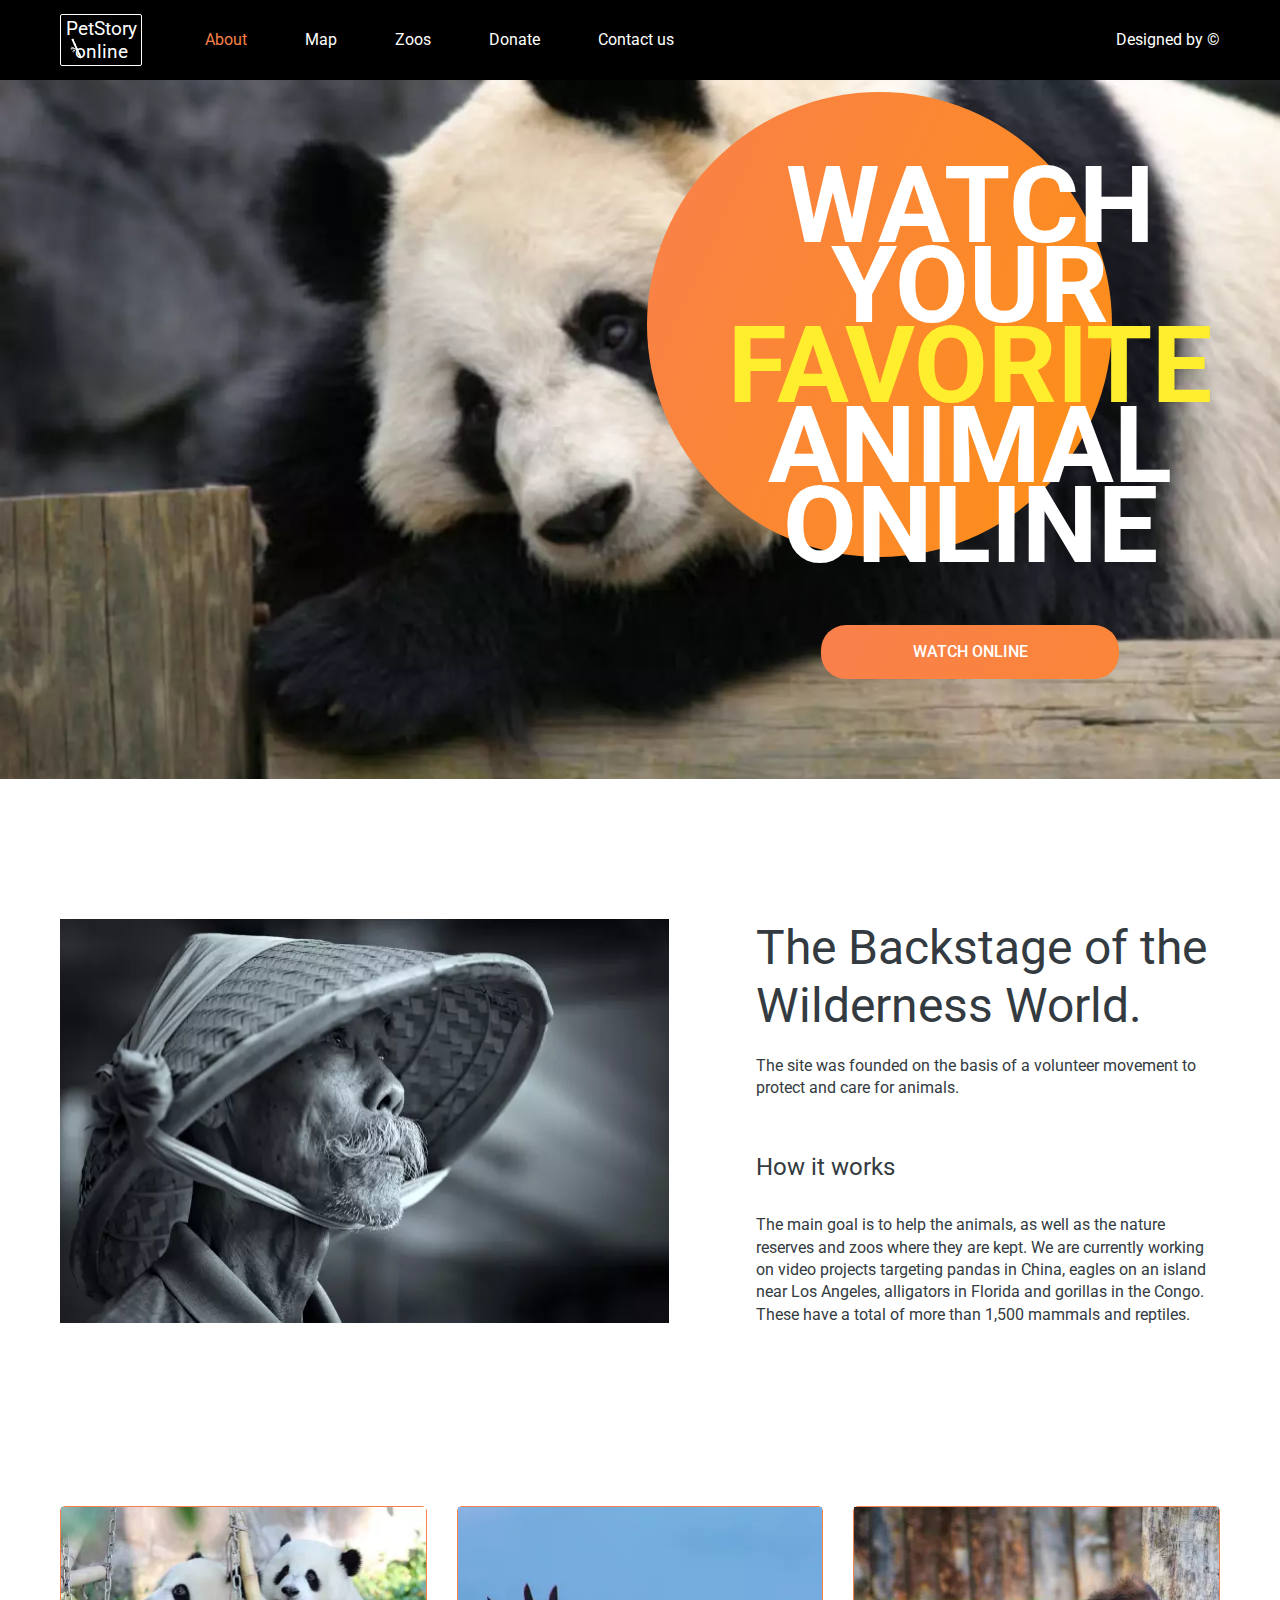
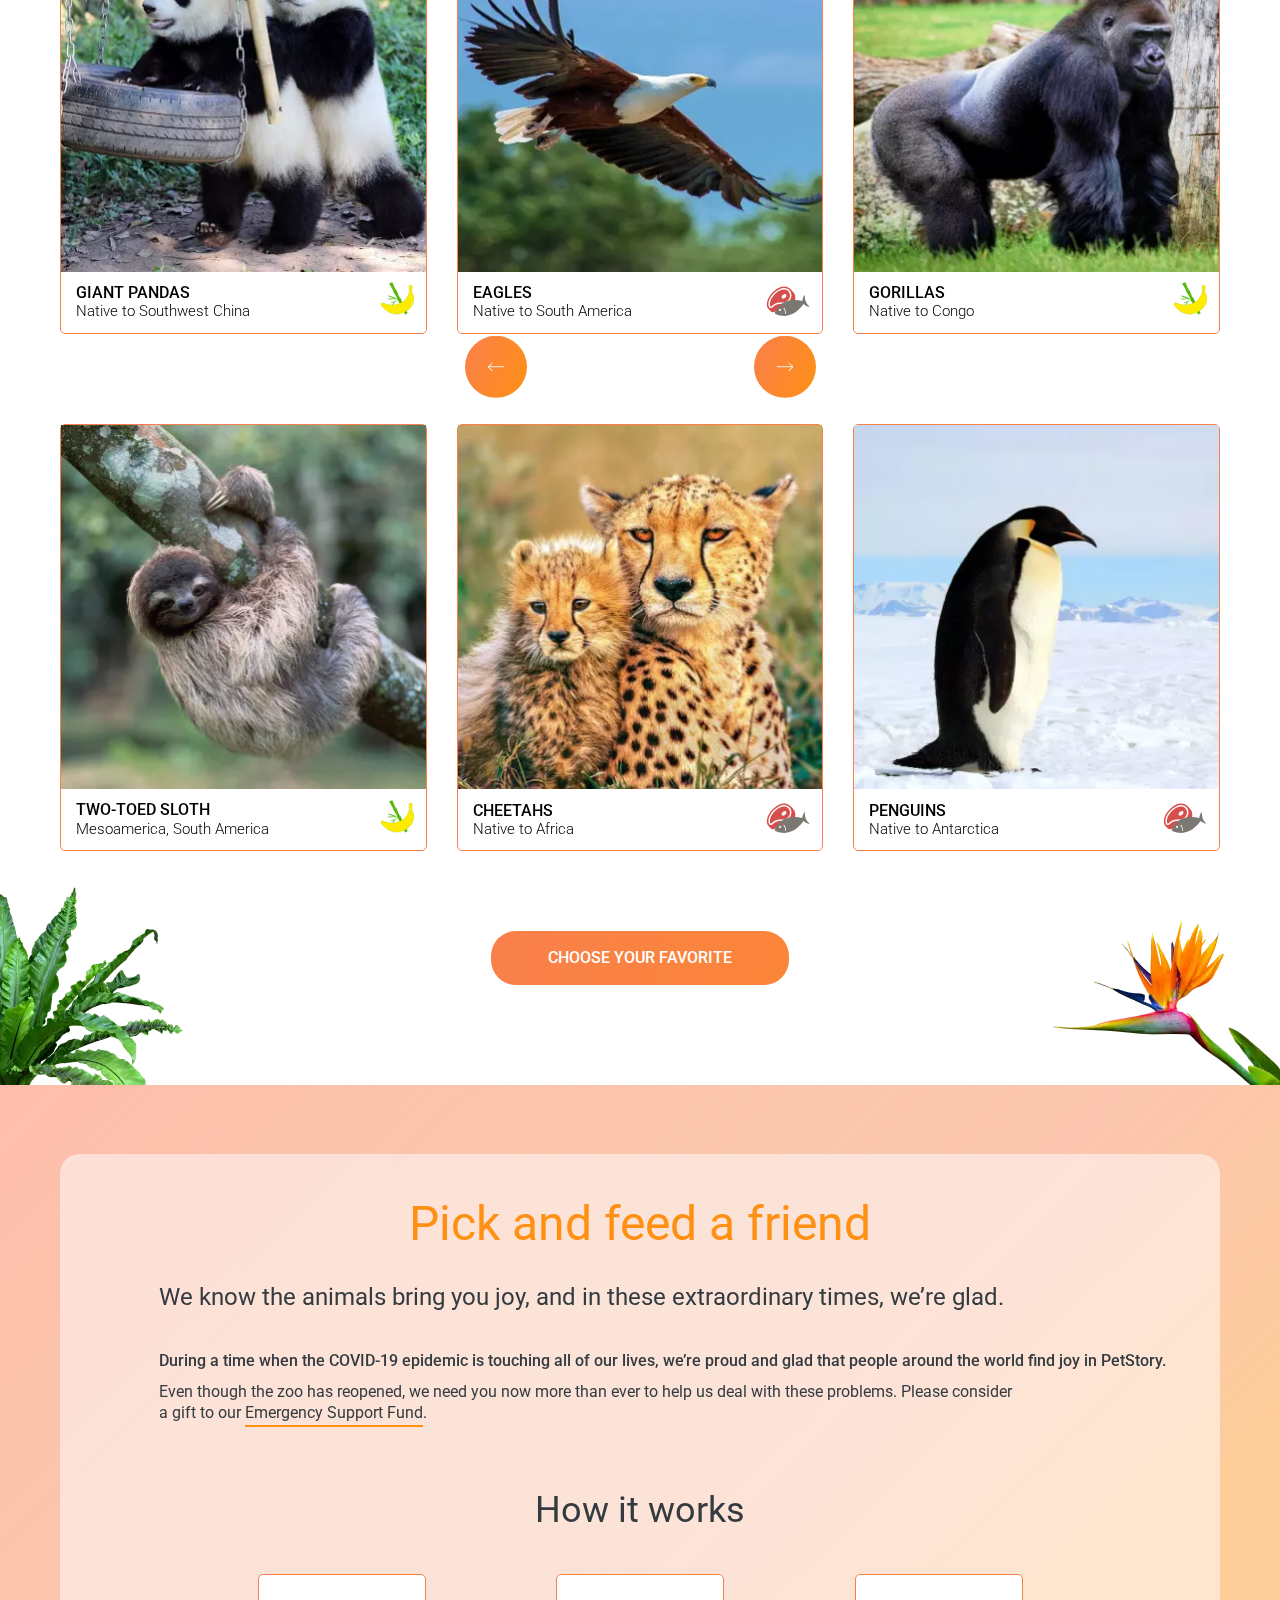
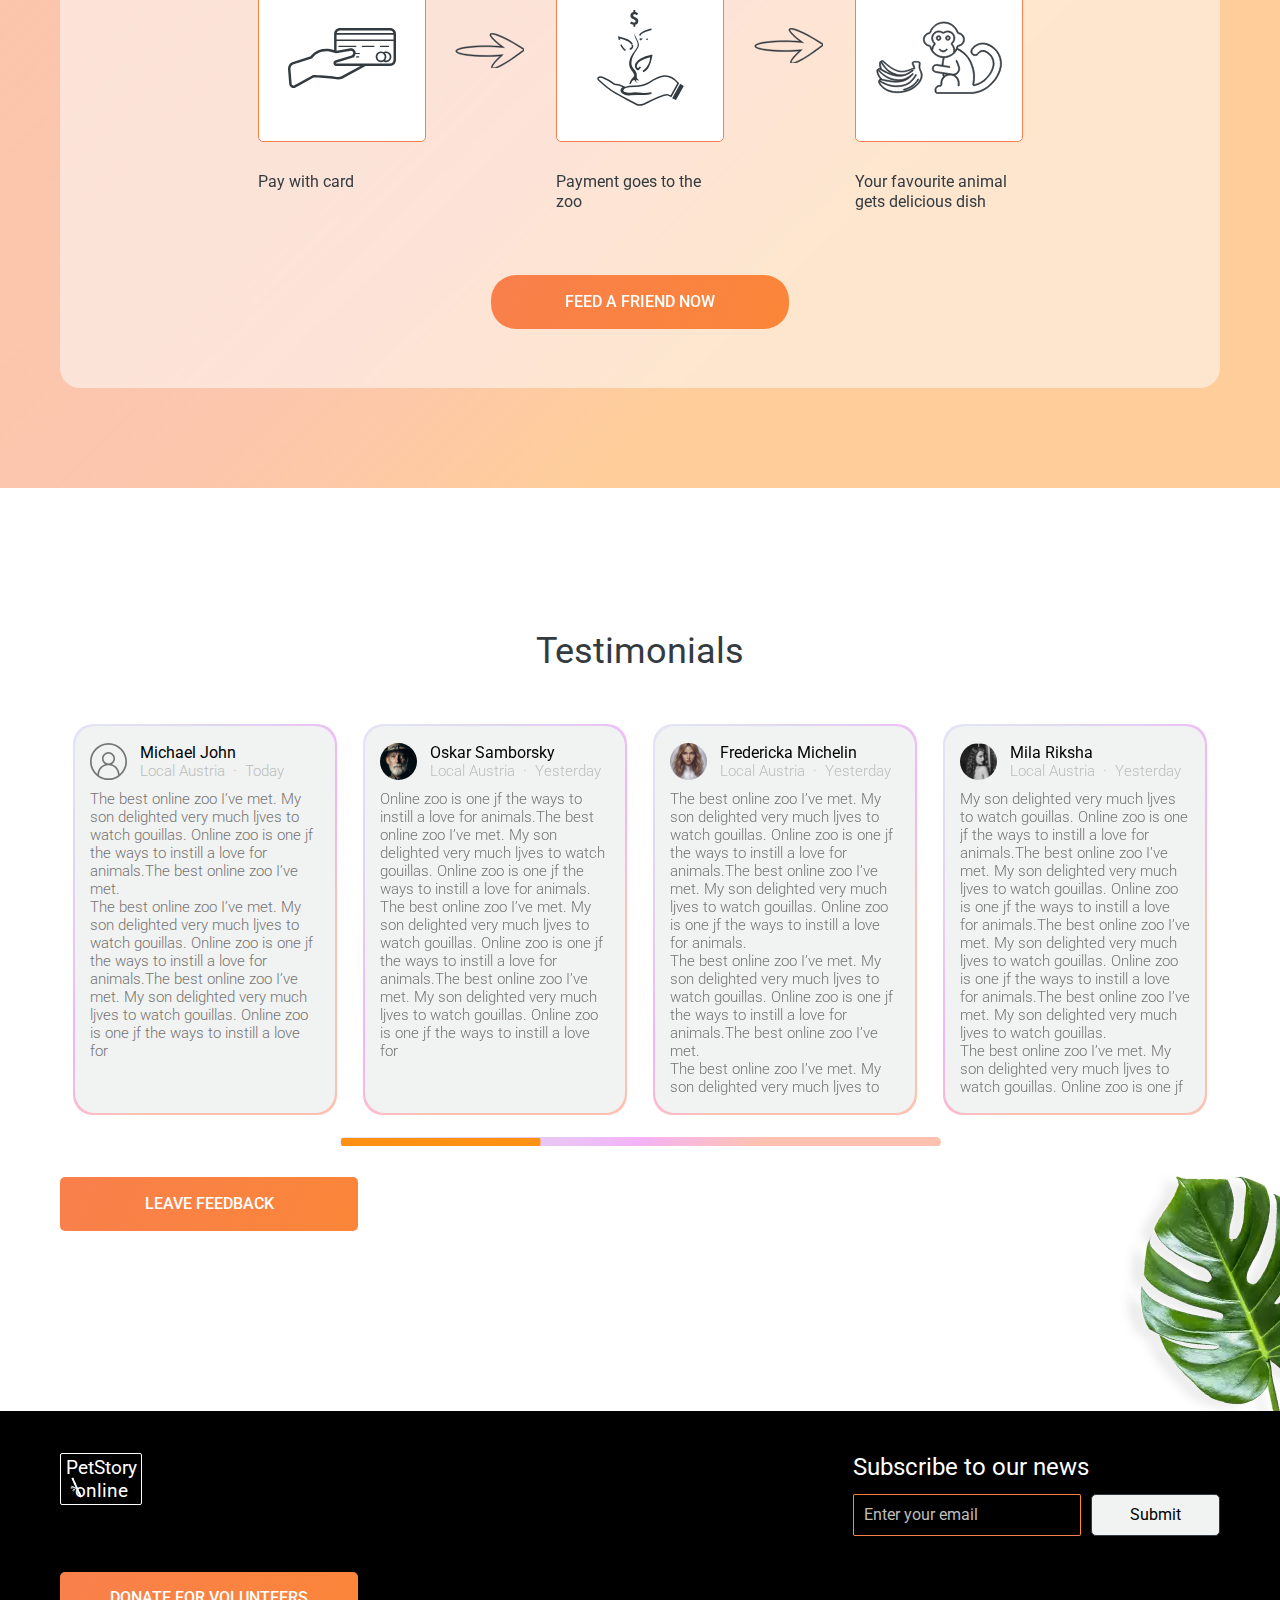
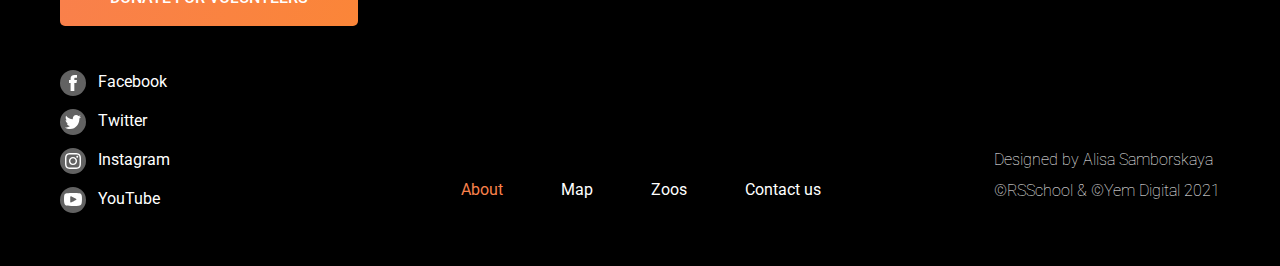
<file: index.html>
<!DOCTYPE html>
<html lang="en">
  <head>
    <meta charset="UTF-8" />
    <meta http-equiv="X-UA-Compatible" content="IE=edge" />
    <meta name="viewport" content="width=device-width,initial-scale=1" />
    <link
      href="https://fonts.googleapis.com/css?family=Roboto:100,300,regular,500,700&display=swap"
      rel="stylesheet"
    />
    <link
      rel="shortcut icon"
      href="images/sloth_icon.ico"
      type="image/x-icon"
    />
    <link
      rel="stylesheet"
      href="https://cdn.jsdelivr.net/npm/swiper@8/swiper-bundle.min.css"
    />
    <link rel="stylesheet" href="css/style.min.css" />
    <title>Online-zoo</title>
  </head>
  <body>
    <div class="wrapper">
      <header class="header">
        <div class="header__container">
          <div class="header__title title-zoo">
            <h1 class="title-zoo__item">
              <a href="index.html">PetStory online</a>
            </h1>
          </div>
          <div class="header__menu menu">
            <nav class="menu__body">
              <ul class="menu__list">
                <li class="menu__item">
                  <a
                    href="index.html"
                    class="menu__link menu__link_active _hover-link"
                    >About</a
                  >
                </li>
                <li class="menu__item">
                  <a href="#" class="menu__link _hover-link">Map</a>
                </li>
                <li class="menu__item">
                  <a href="#" class="menu__link _hover-link">Zoos</a>
                </li>
                <li class="menu__item">
                  <a
                    href="donate.html"
                    class="menu__link _hover-link"
                    target="_blank"
                    >Donate</a
                  >
                </li>
                <li class="menu__item">
                  <a href="#footer" class="menu__link _hover-link"
                    >Contact us</a
                  >
                </li>
                <li class="menu__item menu__designer">
                  <a
                    href="https://www.figma.com/file/jfEFwkXVj1WRq7sUHDr8os/PetStory-online"
                    class="menu__link _hover-link"
                    target="_blank"
                    >Designed by &copy;</a
                  >
                </li>
              </ul>
            </nav>
            <button type="button" class="icon-menu"><span></span></button>
            <div class="dark-background"></div>
          </div>
        </div>
      </header>
      <main class="main">
        <section class="animal-online">
          <div class="animal-online__container">
            <div class="animal-online__body">
              <div class="animal-online__content">
                <h2 class="animal-online__title">
                  Watch your
                  <span class="animal-online__span">favorite</span> animal
                  online
                </h2>
                <button
                  class="animal-online__button _hover-button button button_orange"
                >
                  watch online
                </button>
              </div>
            </div>
          </div>
        </section>
        <section class="backstage">
          <div class="backstage__container">
            <div class="backstage__body">
              <div class="backstage__image">
                <img src="images/backstage/bamboo-cap.webp" alt="man in cap" />
              </div>
              <div class="backstage__content">
                <div class="backstage__top">
                  <button
                    class="backstage__button _hover-button button button_orange"
                  >
                    watch online
                  </button>
                  <h2 class="backstage__title">
                    The Backstage of the Wilderness World.
                  </h2>
                  <p class="backstage__text">
                    The site was founded on the basis of a volunteer movement to
                    protect and care for animals.
                  </p>
                </div>
                <div class="backstage__footer">
                  <h3 class="backstage__subtitle">How it works</h3>
                  <p class="backstage__text backstage__text_lh">
                    The main goal is to help the animals, as well as the nature
                    reserves and zoos where they are kept. We are currently
                    working on video projects targeting pandas in China, eagles
                    on an island near Los Angeles, alligators in Florida and
                    gorillas in the Congo. These have a total of more than 1,500
                    mammals and reptiles.
                  </p>
                </div>
              </div>
            </div>
          </div>
        </section>
        <div class="animals">
          <div class="animals__container">
            <!-- Если нужна навигация (влево/вправо) -->
            <button
              type="button"
              class="animals__button-swipe animals__button-swipe_prev swiper-button-prev _hover-button"
            >
              <img src="icons/arrow-prev.svg" alt="arrow-prev" />
            </button>
            <button
              type="button"
              class="animals__button-swipe animals__button-swipe_next swiper-button-next _hover-button"
            >
              <img src="icons/arrow-next.svg" alt="arrow-next" /></button
            ><!-- Оболочка слайдера -->
            <div class="animals__slider swiper">
              <!-- Двигающееся часть слайдера -->
              <div class="animals__wrapper swiper-wrapper">
                <!-- Слайд -->
                <div class="animals__slide swiper-slide">
                  <ul class="animals__list list-animals">
                    <li class="list-animals__column">
                      <div class="list-animals__item">
                        <div class="list-animals__image">
                          <img
                            src="images/backstage/animals/5.webp"
                            alt="panda"
                          />
                          <div class="list-animals__descr">
                            <div class="list-animals__name">giant Pandas</div>
                            <div class="list-animals__country">
                              Native to Southwest China
                            </div>
                          </div>
                        </div>
                        <div class="list-animals__information">
                          <div class="list-animals__left">
                            <div class="list-animals__subtitle">
                              giant Pandas
                            </div>
                            <div class="list-animals__text">
                              Native to Southwest China
                            </div>
                          </div>
                          <img
                            class="list-animals__icon"
                            src="images/backstage/animals/animal-food/banana-bamboo_icon.svg"
                            alt="animal food"
                          />
                        </div>
                      </div>
                    </li>
                    <li class="list-animals__column">
                      <div class="list-animals__item">
                        <div class="list-animals__image">
                          <img
                            src="images/backstage/animals/0.webp"
                            alt="eagle"
                          />
                          <div class="list-animals__descr">
                            <div class="list-animals__name">Eagles</div>
                            <div class="list-animals__country">
                              Native to South America
                            </div>
                          </div>
                        </div>
                        <div class="list-animals__information">
                          <div class="list-animals__left">
                            <div class="list-animals__subtitle">Eagles</div>
                            <div class="list-animals__text">
                              Native to South America
                            </div>
                          </div>
                          <img
                            class="list-animals__icon"
                            src="images/backstage/animals/animal-food/meet-fish_icon.svg"
                            alt="animal food"
                          />
                        </div>
                      </div>
                    </li>
                    <li class="list-animals__column">
                      <div class="list-animals__item">
                        <div class="list-animals__image">
                          <img
                            src="images/backstage/animals/3.webp"
                            alt="gorilla"
                          />
                          <div class="list-animals__descr">
                            <div class="list-animals__name">Gorillas</div>
                            <div class="list-animals__country">
                              Native to Congo
                            </div>
                          </div>
                        </div>
                        <div class="list-animals__information">
                          <div class="list-animals__left">
                            <div class="list-animals__subtitle">Gorillas</div>
                            <div class="list-animals__text">
                              Native to Congo
                            </div>
                          </div>
                          <img
                            class="list-animals__icon"
                            src="images/backstage/animals/animal-food/banana-bamboo_icon.svg"
                            alt="animal food"
                          />
                        </div>
                      </div>
                    </li>
                    <li class="list-animals__column">
                      <div class="list-animals__item">
                        <div class="list-animals__image">
                          <img
                            src="images/backstage/animals/7.webp"
                            alt="sloth"
                          />
                          <div class="list-animals__descr">
                            <div class="list-animals__name">Two-toed Sloth</div>
                            <div class="list-animals__country">
                              Mesoamerica, South America
                            </div>
                          </div>
                        </div>
                        <div class="list-animals__information">
                          <div class="list-animals__left">
                            <div class="list-animals__subtitle">
                              Two-toed Sloth
                            </div>
                            <div class="list-animals__text">
                              Mesoamerica, South America
                            </div>
                          </div>
                          <img
                            class="list-animals__icon"
                            src="images/backstage/animals/animal-food/banana-bamboo_icon.svg"
                            alt="animal food"
                          />
                        </div>
                      </div>
                    </li>
                    <li class="list-animals__column">
                      <div class="list-animals__item">
                        <div class="list-animals__image">
                          <img
                            src="images/backstage/animals/2.webp"
                            alt="gepard"
                          />
                          <div class="list-animals__descr">
                            <div class="list-animals__name">cheetahs</div>
                            <div class="list-animals__country">
                              Native to Africa
                            </div>
                          </div>
                        </div>
                        <div class="list-animals__information">
                          <div class="list-animals__left">
                            <div class="list-animals__subtitle">cheetahs</div>
                            <div class="list-animals__text">
                              Native to Africa
                            </div>
                          </div>
                          <img
                            class="list-animals__icon"
                            src="images/backstage/animals/animal-food/meet-fish_icon.svg"
                            alt="animal food"
                          />
                        </div>
                      </div>
                    </li>
                    <li class="list-animals__column">
                      <div class="list-animals__item">
                        <div class="list-animals__image">
                          <img
                            src="images/backstage/animals/6.webp"
                            alt="pinguin"
                          />
                          <div class="list-animals__descr">
                            <div class="list-animals__name">Penguins</div>
                            <div class="list-animals__country">
                              Native to Antarctica
                            </div>
                          </div>
                        </div>
                        <div class="list-animals__information">
                          <div class="list-animals__left">
                            <div class="list-animals__subtitle">Penguins</div>
                            <div class="list-animals__text">
                              Native to Antarctica
                            </div>
                          </div>
                          <img
                            class="list-animals__icon"
                            src="images/backstage/animals/animal-food/meet-fish_icon.svg"
                            alt="animal food"
                          />
                        </div>
                      </div>
                    </li>
                  </ul>
                </div>
              </div>
            </div>
            <button class="animals__button button button_orange _hover-button">
              choose your favorite
            </button>
          </div>
        </div>
        <section class="pick">
          <div class="pick__container">
            <div class="pick__body">
              <h2 class="pick__title">Pick and feed a friend</h2>
              <div class="pick__content">
                <div class="pick__top">
                  <div class="pick__subtitle">
                    We know the animals bring you joy, and in these
                    extraordinary times, we&rsquo;re glad.
                  </div>
                  <p class="pick__text pick__text_bold">
                    During a time when the COVID-19 epidemic is touching all of
                    our lives, we&rsquo;re proud and glad that people around the
                    world find joy in PetStory.
                  </p>
                  <p class="pick__text pick__text_mw">
                    Even though the zoo has reopened, we need you now more than
                    ever to help us deal with these problems. Please consider a
                    gift to our
                    <a href="donate.html" class="pick__link"
                      >Emergency Support Fund</a
                    >.
                  </p>
                </div>
              </div>
              <h3 class="pick__subhead">How it works</h3>
              <div class="pick__middle">
                <ul class="pick__list">
                  <li class="pick__item">
                    <div class="pick__square">
                      <img src="images/pick-and-feed/pay.svg" alt="pay card" />
                    </div>
                    <div class="pick__description">Pay with card</div>
                  </li>
                  <li class="pick__item">
                    <div class="pick__square">
                      <img src="images/pick-and-feed/zoo.svg" alt="zoo" />
                    </div>
                    <div class="pick__description">Payment goes to the zoo</div>
                  </li>
                  <li class="pick__item">
                    <div class="pick__square">
                      <img src="images/pick-and-feed/monkey.svg" alt="monkey" />
                    </div>
                    <div class="pick__description">
                      Your favourite animal gets delicious dish
                    </div>
                  </li>
                </ul>
              </div>
              <a
                href="donate.html"
                class="pick__button button _hover-button button_orange"
                >Feed a friend now</a
              >
            </div>
          </div>
        </section>
        <section class="testimonials">
          <div class="testimonials__container">
            <div class="testimonials__body">
              <h2 class="testimonials__title">Testimonials</h2>
              <!-- Оболочка слайдера -->
              <div class="testimonials__slider swiper">
                <!-- Двигающееся часть слайдера -->
                <div class="testimonials__wrappers swiper-wrapper">
                  <ul class="testimonials__wrapper swiper-slide">
                    <!-- Слайд -->
                    <li class="testimonials__slide">
                      <div class="testimonials__item">
                        <div class="testimonials__top">
                          <img
                            class="testimonials__avatar"
                            src="icons/avatar/avatar_1.svg"
                            alt="avatar"
                          />
                          <div class="testimonials__info">
                            <div class="testimonials__name">Michael John</div>
                            <div class="testimonials__local">
                              Local Austria&nbsp; &middot; &nbsp;Today
                            </div>
                          </div>
                        </div>
                        <div class="testimonials__paragraph">
                          <p class="testimonials__text">
                            The best online zoo I&rsquo;ve met. My son delighted
                            very much ljves to watch gouillas. Online zoo is one
                            jf the ways to instill a love for animals.The best
                            online zoo I&rsquo;ve met.
                            <span
                              >My son delighted very much ljves to watch
                              gouillas. Online zoo is one jf the ways to instill
                              a love for animals.</span
                            >
                          </p>
                          <p class="testimonials__text">
                            The best online zoo I&rsquo;ve met. My son delighted
                            very much ljves to watch gouillas. Online zoo is one
                            jf the ways to instill a love for animals.The best
                            online zoo I&rsquo;ve met. My son delighted very
                            much ljves to watch gouillas. Online zoo is one jf
                            the ways to instill a love for <span>animals.</span>
                          </p>
                        </div>
                      </div>
                    </li>
                    <li class="testimonials__slide">
                      <div class="testimonials__item">
                        <div class="testimonials__top">
                          <img
                            class="testimonials__avatar"
                            src="icons/avatar/avatar_2.svg"
                            alt="avatar"
                          />
                          <div class="testimonials__info">
                            <div class="testimonials__name">
                              Oskar Samborsky
                            </div>
                            <div class="testimonials__local">
                              Local Austria&nbsp; &middot; &nbsp;Yesterday
                            </div>
                          </div>
                        </div>
                        <div class="testimonials__paragraph">
                          <p class="testimonials__text">
                            Online zoo is one jf the ways to instill a love for
                            animals.The best online zoo I&rsquo;ve met. My son
                            delighted very much ljves to watch gouillas. Online
                            zoo is one jf the ways to instill a love for
                            animals.<span
                              >The best online zoo I&rsquo;ve met. My son
                              delighted very much ljves to watch gouillas.</span
                            >
                          </p>
                          <p class="testimonials__text">
                            The best online zoo I&rsquo;ve met. My son delighted
                            very much ljves to watch gouillas. Online zoo is one
                            jf the ways to instill a love for animals.The best
                            online zoo I&rsquo;ve met. My son delighted very
                            much ljves to watch gouillas. Online zoo is one jf
                            the ways to instill a love for <span>animals.</span>
                          </p>
                        </div>
                      </div>
                    </li>
                    <li class="testimonials__slide">
                      <div class="testimonials__item">
                        <div class="testimonials__top">
                          <img
                            class="testimonials__avatar"
                            src="icons/avatar/avatar_3.svg"
                            alt="avatar"
                          />
                          <div class="testimonials__info">
                            <div class="testimonials__name">
                              Fredericka Michelin
                            </div>
                            <div class="testimonials__local">
                              Local Austria&nbsp; &middot; &nbsp;Yesterday
                            </div>
                          </div>
                        </div>
                        <div class="testimonials__paragraph">
                          <p class="testimonials__text">
                            The best online zoo I&rsquo;ve met. My son delighted
                            very much ljves to watch gouillas. Online zoo is one
                            jf the ways to instill a love for animals.The best
                            online zoo I&rsquo;ve met. My son delighted very
                            much ljves to watch gouillas. Online zoo is one jf
                            the ways to instill a love for animals.
                          </p>
                          <p class="testimonials__text">
                            The best online zoo I&rsquo;ve met. My son delighted
                            very much ljves to watch gouillas. Online zoo is one
                            jf the ways to instill a love for animals.The best
                            online zoo I&rsquo;ve met.
                          </p>
                          <p class="testimonials__text">
                            The best online zoo I&rsquo;ve met. My son delighted
                            very much ljves to
                          </p>
                        </div>
                      </div>
                    </li>
                    <li class="testimonials__slide">
                      <div class="testimonials__item">
                        <div class="testimonials__top">
                          <img
                            class="testimonials__avatar"
                            src="icons/avatar/avatar_4.svg"
                            alt="avatar"
                          />
                          <div class="testimonials__info">
                            <div class="testimonials__name">Mila Riksha</div>
                            <div class="testimonials__local">
                              Local Austria&nbsp; &middot; &nbsp;Yesterday
                            </div>
                          </div>
                        </div>
                        <div class="testimonials__paragraph">
                          <p class="testimonials__text">
                            My son delighted very much ljves to watch gouillas.
                            Online zoo is one jf the ways to instill a love for
                            animals.The best online zoo I&rsquo;ve met. My son
                            delighted very much ljves to watch gouillas. Online
                            zoo is one jf the ways to instill a love for
                            animals.The best online zoo I&rsquo;ve met. My son
                            delighted very much ljves to watch gouillas. Online
                            zoo is one jf the ways to instill a love for
                            animals.The best online zoo I&rsquo;ve met. My son
                            delighted very much ljves to watch gouillas.
                          </p>
                          <p class="testimonials__text">
                            The best online zoo I&rsquo;ve met. My son delighted
                            very much ljves to watch gouillas. Online zoo is one
                            jf
                          </p>
                        </div>
                      </div>
                    </li>
                  </ul>
                  <ul class="testimonials__wrapper swiper-slide">
                    <!-- Слайд -->
                    <li class="testimonials__slide">
                      <div class="testimonials__item">
                        <div class="testimonials__top">
                          <img
                            class="testimonials__avatar"
                            src="icons/avatar/avatar_1.svg"
                            alt="avatar"
                          />
                          <div class="testimonials__info">
                            <div class="testimonials__name">Michael John</div>
                            <div class="testimonials__local">
                              Local Austria&nbsp; &middot; &nbsp;Today
                            </div>
                          </div>
                        </div>
                        <div class="testimonials__paragraph">
                          <p class="testimonials__text">
                            The best online zoo I&rsquo;ve met. My son delighted
                            very much ljves to watch gouillas. Online zoo is one
                            jf the ways to instill a love for animals.The best
                            online zoo I&rsquo;ve met.
                            <span
                              >My son delighted very much ljves to watch
                              gouillas. Online zoo is one jf the ways to instill
                              a love for animals.</span
                            >
                          </p>
                          <p class="testimonials__text">
                            The best online zoo I&rsquo;ve met. My son delighted
                            very much ljves to watch gouillas. Online zoo is one
                            jf the ways to instill a love for animals.The best
                            online zoo I&rsquo;ve met. My son delighted very
                            much ljves to watch gouillas. Online zoo is one jf
                            the ways to instill a love for <span>animals.</span>
                          </p>
                        </div>
                      </div>
                    </li>
                    <li class="testimonials__slide">
                      <div class="testimonials__item">
                        <div class="testimonials__top">
                          <img
                            class="testimonials__avatar"
                            src="icons/avatar/avatar_2.svg"
                            alt="avatar"
                          />
                          <div class="testimonials__info">
                            <div class="testimonials__name">
                              Oskar Samborsky
                            </div>
                            <div class="testimonials__local">
                              Local Austria&nbsp; &middot; &nbsp;Yesterday
                            </div>
                          </div>
                        </div>
                        <div class="testimonials__paragraph">
                          <p class="testimonials__text">
                            Online zoo is one jf the ways to instill a love for
                            animals.The best online zoo I&rsquo;ve met. My son
                            delighted very much ljves to watch gouillas. Online
                            zoo is one jf the ways to instill a love for
                            animals.<span
                              >The best online zoo I&rsquo;ve met. My son
                              delighted very much ljves to watch gouillas.</span
                            >
                          </p>
                          <p class="testimonials__text">
                            The best online zoo I&rsquo;ve met. My son delighted
                            very much ljves to watch gouillas. Online zoo is one
                            jf the ways to instill a love for animals.The best
                            online zoo I&rsquo;ve met. My son delighted very
                            much ljves to watch gouillas. Online zoo is one jf
                            the ways to instill a love for <span>animals.</span>
                          </p>
                        </div>
                      </div>
                    </li>
                    <li class="testimonials__slide">
                      <div class="testimonials__item">
                        <div class="testimonials__top">
                          <img
                            class="testimonials__avatar"
                            src="icons/avatar/avatar_3.svg"
                            alt="avatar"
                          />
                          <div class="testimonials__info">
                            <div class="testimonials__name">
                              Fredericka Michelin
                            </div>
                            <div class="testimonials__local">
                              Local Austria&nbsp; &middot; &nbsp;Yesterday
                            </div>
                          </div>
                        </div>
                        <div class="testimonials__paragraph">
                          <p class="testimonials__text">
                            The best online zoo I&rsquo;ve met. My son delighted
                            very much ljves to watch gouillas. Online zoo is one
                            jf the ways to instill a love for animals.The best
                            online zoo I&rsquo;ve met. My son delighted very
                            much ljves to watch gouillas. Online zoo is one jf
                            the ways to instill a love for animals.
                          </p>
                          <p class="testimonials__text">
                            The best online zoo I&rsquo;ve met. My son delighted
                            very much ljves to watch gouillas. Online zoo is one
                            jf the ways to instill a love for animals.The best
                            online zoo I&rsquo;ve met.
                          </p>
                          <p class="testimonials__text">
                            The best online zoo I&rsquo;ve met. My son delighted
                            very much ljves to
                          </p>
                        </div>
                      </div>
                    </li>
                    <li class="testimonials__slide">
                      <div class="testimonials__item">
                        <div class="testimonials__top">
                          <img
                            class="testimonials__avatar"
                            src="icons/avatar/avatar_4.svg"
                            alt="avatar"
                          />
                          <div class="testimonials__info">
                            <div class="testimonials__name">Mila Riksha</div>
                            <div class="testimonials__local">
                              Local Austria&nbsp; &middot; &nbsp;Yesterday
                            </div>
                          </div>
                        </div>
                        <div class="testimonials__paragraph">
                          <p class="testimonials__text">
                            My son delighted very much ljves to watch gouillas.
                            Online zoo is one jf the ways to instill a love for
                            animals.The best online zoo I&rsquo;ve met. My son
                            delighted very much ljves to watch gouillas. Online
                            zoo is one jf the ways to instill a love for
                            animals.The best online zoo I&rsquo;ve met. My son
                            delighted very much ljves to watch gouillas. Online
                            zoo is one jf the ways to instill a love for
                            animals.The best online zoo I&rsquo;ve met. My son
                            delighted very much ljves to watch gouillas.
                          </p>
                          <p class="testimonials__text">
                            The best online zoo I&rsquo;ve met. My son delighted
                            very much ljves to watch gouillas. Online zoo is one
                            jf
                          </p>
                        </div>
                      </div>
                    </li>
                  </ul>
                  <ul class="testimonials__wrapper swiper-slide">
                    <!-- Слайд -->
                    <li class="testimonials__slide">
                      <div class="testimonials__item">
                        <div class="testimonials__top">
                          <img
                            class="testimonials__avatar"
                            src="icons/avatar/avatar_1.svg"
                            alt="avatar"
                          />
                          <div class="testimonials__info">
                            <div class="testimonials__name">Michael John</div>
                            <div class="testimonials__local">
                              Local Austria&nbsp; &middot; &nbsp;Today
                            </div>
                          </div>
                        </div>
                        <div class="testimonials__paragraph">
                          <p class="testimonials__text">
                            The best online zoo I&rsquo;ve met. My son delighted
                            very much ljves to watch gouillas. Online zoo is one
                            jf the ways to instill a love for animals.The best
                            online zoo I&rsquo;ve met.
                            <span
                              >My son delighted very much ljves to watch
                              gouillas. Online zoo is one jf the ways to instill
                              a love for animals.</span
                            >
                          </p>
                          <p class="testimonials__text">
                            The best online zoo I&rsquo;ve met. My son delighted
                            very much ljves to watch gouillas. Online zoo is one
                            jf the ways to instill a love for animals.The best
                            online zoo I&rsquo;ve met. My son delighted very
                            much ljves to watch gouillas. Online zoo is one jf
                            the ways to instill a love for <span>animals.</span>
                          </p>
                        </div>
                      </div>
                    </li>
                    <li class="testimonials__slide">
                      <div class="testimonials__item">
                        <div class="testimonials__top">
                          <img
                            class="testimonials__avatar"
                            src="icons/avatar/avatar_2.svg"
                            alt="avatar"
                          />
                          <div class="testimonials__info">
                            <div class="testimonials__name">
                              Oskar Samborsky
                            </div>
                            <div class="testimonials__local">
                              Local Austria&nbsp; &middot; &nbsp;Yesterday
                            </div>
                          </div>
                        </div>
                        <div class="testimonials__paragraph">
                          <p class="testimonials__text">
                            Online zoo is one jf the ways to instill a love for
                            animals.The best online zoo I&rsquo;ve met. My son
                            delighted very much ljves to watch gouillas. Online
                            zoo is one jf the ways to instill a love for
                            animals.<span
                              >The best online zoo I&rsquo;ve met. My son
                              delighted very much ljves to watch gouillas.</span
                            >
                          </p>
                          <p class="testimonials__text">
                            The best online zoo I&rsquo;ve met. My son delighted
                            very much ljves to watch gouillas. Online zoo is one
                            jf the ways to instill a love for animals.The best
                            online zoo I&rsquo;ve met. My son delighted very
                            much ljves to watch gouillas. Online zoo is one jf
                            the ways to instill a love for <span>animals.</span>
                          </p>
                        </div>
                      </div>
                    </li>
                    <li class="testimonials__slide">
                      <div class="testimonials__item">
                        <div class="testimonials__top">
                          <img
                            class="testimonials__avatar"
                            src="icons/avatar/avatar_3.svg"
                            alt="avatar"
                          />
                          <div class="testimonials__info">
                            <div class="testimonials__name">
                              Fredericka Michelin
                            </div>
                            <div class="testimonials__local">
                              Local Austria&nbsp; &middot; &nbsp;Yesterday
                            </div>
                          </div>
                        </div>
                        <div class="testimonials__paragraph">
                          <p class="testimonials__text">
                            The best online zoo I&rsquo;ve met. My son delighted
                            very much ljves to watch gouillas. Online zoo is one
                            jf the ways to instill a love for animals.The best
                            online zoo I&rsquo;ve met. My son delighted very
                            much ljves to watch gouillas. Online zoo is one jf
                            the ways to instill a love for animals.
                          </p>
                          <p class="testimonials__text">
                            The best online zoo I&rsquo;ve met. My son delighted
                            very much ljves to watch gouillas. Online zoo is one
                            jf the ways to instill a love for animals.The best
                            online zoo I&rsquo;ve met.
                          </p>
                          <p class="testimonials__text">
                            The best online zoo I&rsquo;ve met. My son delighted
                            very much ljves to
                          </p>
                        </div>
                      </div>
                    </li>
                    <li class="testimonials__slide">
                      <div class="testimonials__item">
                        <div class="testimonials__top">
                          <img
                            class="testimonials__avatar"
                            src="icons/avatar/avatar_4.svg"
                            alt="avatar"
                          />
                          <div class="testimonials__info">
                            <div class="testimonials__name">Mila Riksha</div>
                            <div class="testimonials__local">
                              Local Austria&nbsp; &middot; &nbsp;Yesterday
                            </div>
                          </div>
                        </div>
                        <div class="testimonials__paragraph">
                          <p class="testimonials__text">
                            My son delighted very much ljves to watch gouillas.
                            Online zoo is one jf the ways to instill a love for
                            animals.The best online zoo I&rsquo;ve met. My son
                            delighted very much ljves to watch gouillas. Online
                            zoo is one jf the ways to instill a love for
                            animals.The best online zoo I&rsquo;ve met. My son
                            delighted very much ljves to watch gouillas. Online
                            zoo is one jf the ways to instill a love for
                            animals.The best online zoo I&rsquo;ve met. My son
                            delighted very much ljves to watch gouillas.
                          </p>
                          <p class="testimonials__text">
                            The best online zoo I&rsquo;ve met. My son delighted
                            very much ljves to watch gouillas. Online zoo is one
                            jf
                          </p>
                        </div>
                      </div>
                    </li>
                  </ul>
                </div>
                <!-- Если нужен скролбар -->
                <div class="testimonials__scrollbar swiper-pagination">
                  <div class="testimonials__scroll"></div>
                </div>
              </div>
              <button
                type="button"
                class="testimonials__button button button_orange button_square _hover-button"
              >
                leave feedback
              </button>
            </div>
          </div>
        </section>
      </main>
      <footer id="footer" class="footer">
        <div class="footer__container">
          <div class="footer__body">
            <div class="footer__left">
              <div class="footer__col">
                <div class="footer__title title-zoo">
                  <h2 class="title-zoo__item">
                    <a href="#">PetStory online</a>
                  </h2>
                </div>
                <ul class="footer__soc-networks soc-networks_mobile">
                  <li class="soc-networks__item">
                    <a
                      href="https://www.facebook.com/"
                      class="soc-networks__link"
                      target="_blank"
                      ><svg
                        width="26"
                        height="26"
                        viewBox="0 0 26 26"
                        fill="none"
                        xmlns="http://www.w3.org/2000/svg"
                      >
                        <circle
                          cx="13"
                          cy="13"
                          r="13"
                          fill="#C4C4C4"
                          fill-opacity="0.5"
                        />
                        <path
                          fill-rule="evenodd"
                          clip-rule="evenodd"
                          d="M17 7.75008H15.4C14.2983 7.75008 14.3334 8.14316 14.3334 8.8619V9.99991H17L16.4666 13H14.3334V21H10.6V13H9V9.99991H10.6V8.58692C10.6 6.33782 11.7974 5 14.6268 5H17V7.75008Z"
                          fill="white"
                        /></svg
                    ></a>
                  </li>
                  <li class="soc-networks__item">
                    <a
                      href="https://twitter.com/"
                      class="soc-networks__link"
                      target="_blank"
                      ><svg
                        width="26"
                        height="26"
                        viewBox="0 0 26 26"
                        fill="none"
                        xmlns="http://www.w3.org/2000/svg"
                      >
                        <circle
                          cx="13"
                          cy="13"
                          r="13"
                          fill="#C4C4C4"
                          fill-opacity="0.5"
                        />
                        <path
                          fill-rule="evenodd"
                          clip-rule="evenodd"
                          d="M21 7.65713C20.4114 7.93821 19.7787 8.12837 19.1147 8.21377C19.7923 7.77623 20.313 7.08372 20.5579 6.25827C19.9237 6.6633 19.2211 6.95752 18.4734 7.11604C17.8747 6.42906 17.0216 6 16.0774 6C14.2646 6 12.7949 7.58227 12.7949 9.53414C12.7949 9.81108 12.8238 10.0809 12.8798 10.3397C10.1517 10.1923 7.73296 8.7851 6.11392 6.6467C5.83136 7.16877 5.66944 7.77589 5.66944 8.42363C5.66944 9.64979 6.24896 10.7316 7.12976 11.3655C6.59168 11.347 6.08544 11.1882 5.64304 10.9235C5.64272 10.938 5.64272 10.9529 5.64272 10.9677C5.64272 12.6802 6.77424 14.1086 8.27584 14.4334C8.00048 14.5142 7.7104 14.5576 7.41104 14.5576C7.19952 14.5576 6.99392 14.5353 6.79344 14.4939C7.2112 15.898 8.42336 16.92 9.85984 16.9485C8.73648 17.8964 7.32096 18.4615 5.78304 18.4615C5.51808 18.4615 5.2568 18.4447 5 18.412C6.45264 19.4148 8.17824 20 10.0318 20C16.0698 20 19.3715 14.6144 19.3715 9.94401C19.3715 9.79068 19.3683 9.63821 19.3621 9.4866C20.0035 8.98839 20.56 8.36589 21 7.65713Z"
                          fill="white"
                        /></svg
                    ></a>
                  </li>
                  <li class="soc-networks__item">
                    <a
                      href="https://www.instagram.com/"
                      class="soc-networks__link"
                      target="_blank"
                      ><svg
                        width="26"
                        height="26"
                        viewBox="0 0 26 26"
                        fill="none"
                        xmlns="http://www.w3.org/2000/svg"
                      >
                        <circle
                          cx="13"
                          cy="13"
                          r="13"
                          fill="#C4C4C4"
                          fill-opacity="0.5"
                        />
                        <path
                          fill-rule="evenodd"
                          clip-rule="evenodd"
                          d="M9.70172 5.04829C8.8501 5.087 8.26863 5.22215 7.75974 5.42002C7.23357 5.62431 6.78768 5.89803 6.34294 6.34276C5.89791 6.78749 5.62447 7.23351 5.42017 7.75967C5.2223 8.26869 5.08701 8.85014 5.04829 9.7016C5.00929 10.5549 5 10.8272 5 13C5 15.1728 5.00929 15.4449 5.04829 16.2984C5.08701 17.1499 5.2223 17.7313 5.42017 18.24C5.62447 18.7662 5.89791 19.2125 6.34294 19.6571C6.78768 20.102 7.23357 20.3754 7.75974 20.58C8.26863 20.7779 8.8501 20.913 9.70172 20.9517C10.5551 20.9907 10.8274 21 13.0001 21C15.1729 21 15.4452 20.9907 16.2986 20.9517C17.15 20.913 17.7315 20.7779 18.2407 20.58C18.7664 20.3754 19.2127 20.102 19.6575 19.6571C20.1022 19.2125 20.3755 18.7662 20.5801 18.24C20.7778 17.7313 20.9133 17.1499 20.952 16.2984C20.991 15.4449 21 15.1728 21 13C21 10.8272 20.991 10.5549 20.952 9.7016C20.9133 8.85014 20.7778 8.26869 20.5801 7.75967C20.3755 7.23351 20.1022 6.78749 19.6575 6.34276C19.2127 5.89803 18.7664 5.62431 18.2407 5.42002C17.7315 5.22215 17.15 5.087 16.2986 5.04829C15.4452 5.00943 15.1729 5 13.0001 5C10.8274 5 10.5551 5.00943 9.70172 5.04829ZM9.76747 19.5116C8.98742 19.4761 8.56382 19.3461 8.28209 19.2364C7.9085 19.091 7.6422 18.9177 7.36218 18.6378C7.08216 18.358 6.90886 18.0915 6.76357 17.7181C6.65399 17.4362 6.52384 17.0126 6.48812 16.2326C6.44969 15.389 6.44141 15.1359 6.44141 12.9999C6.44141 10.8637 6.44969 10.6108 6.48812 9.76709C6.52384 8.9872 6.65399 8.56362 6.76357 8.28175C6.90886 7.90831 7.08216 7.64173 7.36218 7.36186C7.6422 7.08199 7.9085 6.90841 8.28209 6.76355C8.56382 6.65398 8.98742 6.52369 9.76747 6.48797C10.611 6.44954 10.8641 6.4414 13.0001 6.4414C15.1361 6.4414 15.3891 6.44954 16.233 6.48797C17.0128 6.52369 17.4364 6.65398 17.7184 6.76355C18.0918 6.90841 18.3583 7.08199 18.6382 7.36186C18.9182 7.64173 19.0913 7.90831 19.2366 8.28175C19.3462 8.56362 19.4765 8.9872 19.5122 9.76709C19.5507 10.6108 19.5585 10.8637 19.5585 12.9999C19.5585 15.1359 19.5507 15.389 19.5122 16.2326C19.4765 17.0126 19.3462 17.4362 19.2366 17.7181C19.0913 18.0915 18.9182 18.358 18.6382 18.6378C18.3583 18.9177 18.0918 19.091 17.7184 19.2364C17.4364 19.3461 17.0128 19.4761 16.233 19.5116C15.3894 19.5503 15.1364 19.5583 13.0001 19.5583C10.8641 19.5583 10.611 19.5503 9.76747 19.5116ZM16.3105 8.72943C16.3105 9.25945 16.7403 9.68947 17.2706 9.68947C17.8008 9.68947 18.2305 9.25945 18.2305 8.72943C18.2305 8.19913 17.8008 7.76954 17.2706 7.76954C16.7403 7.76954 16.3105 8.19913 16.3105 8.72943ZM8.8916 13.0002C8.8916 15.2691 10.731 17.1082 12.9999 17.1082C15.2689 17.1082 17.108 15.2691 17.108 13.0002C17.108 10.7312 15.2689 8.89203 12.9999 8.89203C10.731 8.89203 8.8916 10.7312 8.8916 13.0002ZM10.334 13.0001C10.334 11.5273 11.5278 10.3334 13.0006 10.3334C14.4734 10.3334 15.6673 11.5273 15.6673 13.0001C15.6673 14.473 14.4734 15.6668 13.0006 15.6668C11.5278 15.6668 10.334 14.473 10.334 13.0001Z"
                          fill="white"
                        /></svg
                    ></a>
                  </li>
                  <li class="soc-networks__item">
                    <a
                      href="https://www.youtube.com/c/RollingScopesSchool"
                      class="soc-networks__link"
                      target="_blank"
                      ><svg
                        width="26"
                        height="26"
                        viewBox="0 0 26 26"
                        fill="none"
                        xmlns="http://www.w3.org/2000/svg"
                      >
                        <circle
                          cx="13"
                          cy="13"
                          r="13"
                          fill="#C4C4C4"
                          fill-opacity="0.5"
                        />
                        <path
                          fill-rule="evenodd"
                          clip-rule="evenodd"
                          d="M16.0062 11.7728L11.4938 9.51719C11.4938 9.51719 10.2404 8.94726 10.2404 10.0186V15.031C10.2404 15.031 10.2636 15.7955 11.4938 15.2815C12.3498 14.9237 16.0062 13.0258 16.0062 13.0258C16.0062 13.0258 16.9391 12.4282 16.0062 11.7728ZM21.5213 16.7852C20.9624 18.3749 19.7669 18.5797 18.7637 18.7901C17.2852 19.1002 7.77237 19.0612 6.22922 18.5394C5.26706 18.2141 4.67503 18.0741 4.22386 15.7827C3.93499 14.3165 3.91592 10.003 4.22386 8.51494C4.52204 7.07408 5.27096 6.39753 6.73067 6.25928C10.6515 5.88785 17.205 5.94029 19.265 6.25928C21.1748 6.55486 21.5739 7.69385 21.772 8.76545C22.0927 10.5004 22.1304 15.0524 21.5213 16.7852Z"
                          fill="white"
                        /></svg
                    ></a>
                  </li>
                </ul>
                <a
                  href="donate.html"
                  class="footer__button button button_orange button_square _hover-button"
                  >donate for volunteers</a
                >
              </div>
              <ul class="footer__soc-networks soc-networks">
                <li class="soc-networks__item">
                  <a
                    href="https://www.facebook.com/"
                    class="soc-networks__link"
                    target="_blank"
                    ><svg
                      width="26"
                      height="26"
                      viewBox="0 0 26 26"
                      fill="none"
                      xmlns="http://www.w3.org/2000/svg"
                    >
                      <circle
                        cx="13"
                        cy="13"
                        r="13"
                        fill="#C4C4C4"
                        fill-opacity="0.5"
                      />
                      <path
                        fill-rule="evenodd"
                        clip-rule="evenodd"
                        d="M17 7.75008H15.4C14.2983 7.75008 14.3334 8.14316 14.3334 8.8619V9.99991H17L16.4666 13H14.3334V21H10.6V13H9V9.99991H10.6V8.58692C10.6 6.33782 11.7974 5 14.6268 5H17V7.75008Z"
                        fill="white"
                      />
                    </svg>
                    <span class="_hover-link">facebook</span></a
                  >
                </li>
                <li class="soc-networks__item">
                  <a
                    href="https://twitter.com/"
                    class="soc-networks__link"
                    target="_blank"
                    ><svg
                      width="26"
                      height="26"
                      viewBox="0 0 26 26"
                      fill="none"
                      xmlns="http://www.w3.org/2000/svg"
                    >
                      <circle
                        cx="13"
                        cy="13"
                        r="13"
                        fill="#C4C4C4"
                        fill-opacity="0.5"
                      />
                      <path
                        fill-rule="evenodd"
                        clip-rule="evenodd"
                        d="M21 7.65713C20.4114 7.93821 19.7787 8.12837 19.1147 8.21377C19.7923 7.77623 20.313 7.08372 20.5579 6.25827C19.9237 6.6633 19.2211 6.95752 18.4734 7.11604C17.8747 6.42906 17.0216 6 16.0774 6C14.2646 6 12.7949 7.58227 12.7949 9.53414C12.7949 9.81108 12.8238 10.0809 12.8798 10.3397C10.1517 10.1923 7.73296 8.7851 6.11392 6.6467C5.83136 7.16877 5.66944 7.77589 5.66944 8.42363C5.66944 9.64979 6.24896 10.7316 7.12976 11.3655C6.59168 11.347 6.08544 11.1882 5.64304 10.9235C5.64272 10.938 5.64272 10.9529 5.64272 10.9677C5.64272 12.6802 6.77424 14.1086 8.27584 14.4334C8.00048 14.5142 7.7104 14.5576 7.41104 14.5576C7.19952 14.5576 6.99392 14.5353 6.79344 14.4939C7.2112 15.898 8.42336 16.92 9.85984 16.9485C8.73648 17.8964 7.32096 18.4615 5.78304 18.4615C5.51808 18.4615 5.2568 18.4447 5 18.412C6.45264 19.4148 8.17824 20 10.0318 20C16.0698 20 19.3715 14.6144 19.3715 9.94401C19.3715 9.79068 19.3683 9.63821 19.3621 9.4866C20.0035 8.98839 20.56 8.36589 21 7.65713Z"
                        fill="white"
                      />
                    </svg>
                    <span class="_hover-link">Twitter</span></a
                  >
                </li>
                <li class="soc-networks__item">
                  <a
                    href="https://www.instagram.com/"
                    class="soc-networks__link"
                    target="_blank"
                    ><svg
                      width="26"
                      height="26"
                      viewBox="0 0 26 26"
                      fill="none"
                      xmlns="http://www.w3.org/2000/svg"
                    >
                      <circle
                        cx="13"
                        cy="13"
                        r="13"
                        fill="#C4C4C4"
                        fill-opacity="0.5"
                      />
                      <path
                        fill-rule="evenodd"
                        clip-rule="evenodd"
                        d="M9.70172 5.04829C8.8501 5.087 8.26863 5.22215 7.75974 5.42002C7.23357 5.62431 6.78768 5.89803 6.34294 6.34276C5.89791 6.78749 5.62447 7.23351 5.42017 7.75967C5.2223 8.26869 5.08701 8.85014 5.04829 9.7016C5.00929 10.5549 5 10.8272 5 13C5 15.1728 5.00929 15.4449 5.04829 16.2984C5.08701 17.1499 5.2223 17.7313 5.42017 18.24C5.62447 18.7662 5.89791 19.2125 6.34294 19.6571C6.78768 20.102 7.23357 20.3754 7.75974 20.58C8.26863 20.7779 8.8501 20.913 9.70172 20.9517C10.5551 20.9907 10.8274 21 13.0001 21C15.1729 21 15.4452 20.9907 16.2986 20.9517C17.15 20.913 17.7315 20.7779 18.2407 20.58C18.7664 20.3754 19.2127 20.102 19.6575 19.6571C20.1022 19.2125 20.3755 18.7662 20.5801 18.24C20.7778 17.7313 20.9133 17.1499 20.952 16.2984C20.991 15.4449 21 15.1728 21 13C21 10.8272 20.991 10.5549 20.952 9.7016C20.9133 8.85014 20.7778 8.26869 20.5801 7.75967C20.3755 7.23351 20.1022 6.78749 19.6575 6.34276C19.2127 5.89803 18.7664 5.62431 18.2407 5.42002C17.7315 5.22215 17.15 5.087 16.2986 5.04829C15.4452 5.00943 15.1729 5 13.0001 5C10.8274 5 10.5551 5.00943 9.70172 5.04829ZM9.76747 19.5116C8.98742 19.4761 8.56382 19.3461 8.28209 19.2364C7.9085 19.091 7.6422 18.9177 7.36218 18.6378C7.08216 18.358 6.90886 18.0915 6.76357 17.7181C6.65399 17.4362 6.52384 17.0126 6.48812 16.2326C6.44969 15.389 6.44141 15.1359 6.44141 12.9999C6.44141 10.8637 6.44969 10.6108 6.48812 9.76709C6.52384 8.9872 6.65399 8.56362 6.76357 8.28175C6.90886 7.90831 7.08216 7.64173 7.36218 7.36186C7.6422 7.08199 7.9085 6.90841 8.28209 6.76355C8.56382 6.65398 8.98742 6.52369 9.76747 6.48797C10.611 6.44954 10.8641 6.4414 13.0001 6.4414C15.1361 6.4414 15.3891 6.44954 16.233 6.48797C17.0128 6.52369 17.4364 6.65398 17.7184 6.76355C18.0918 6.90841 18.3583 7.08199 18.6382 7.36186C18.9182 7.64173 19.0913 7.90831 19.2366 8.28175C19.3462 8.56362 19.4765 8.9872 19.5122 9.76709C19.5507 10.6108 19.5585 10.8637 19.5585 12.9999C19.5585 15.1359 19.5507 15.389 19.5122 16.2326C19.4765 17.0126 19.3462 17.4362 19.2366 17.7181C19.0913 18.0915 18.9182 18.358 18.6382 18.6378C18.3583 18.9177 18.0918 19.091 17.7184 19.2364C17.4364 19.3461 17.0128 19.4761 16.233 19.5116C15.3894 19.5503 15.1364 19.5583 13.0001 19.5583C10.8641 19.5583 10.611 19.5503 9.76747 19.5116ZM16.3105 8.72943C16.3105 9.25945 16.7403 9.68947 17.2706 9.68947C17.8008 9.68947 18.2305 9.25945 18.2305 8.72943C18.2305 8.19913 17.8008 7.76954 17.2706 7.76954C16.7403 7.76954 16.3105 8.19913 16.3105 8.72943ZM8.8916 13.0002C8.8916 15.2691 10.731 17.1082 12.9999 17.1082C15.2689 17.1082 17.108 15.2691 17.108 13.0002C17.108 10.7312 15.2689 8.89203 12.9999 8.89203C10.731 8.89203 8.8916 10.7312 8.8916 13.0002ZM10.334 13.0001C10.334 11.5273 11.5278 10.3334 13.0006 10.3334C14.4734 10.3334 15.6673 11.5273 15.6673 13.0001C15.6673 14.473 14.4734 15.6668 13.0006 15.6668C11.5278 15.6668 10.334 14.473 10.334 13.0001Z"
                        fill="white"
                      />
                    </svg>
                    <span class="_hover-link">Instagram</span></a
                  >
                </li>
                <li class="soc-networks__item">
                  <a
                    href="https://www.youtube.com/c/RollingScopesSchool"
                    class="soc-networks__link"
                    target="_blank"
                    ><svg
                      width="26"
                      height="26"
                      viewBox="0 0 26 26"
                      fill="none"
                      xmlns="http://www.w3.org/2000/svg"
                    >
                      <circle
                        cx="13"
                        cy="13"
                        r="13"
                        fill="#C4C4C4"
                        fill-opacity="0.5"
                      />
                      <path
                        fill-rule="evenodd"
                        clip-rule="evenodd"
                        d="M16.0062 11.7728L11.4938 9.51719C11.4938 9.51719 10.2404 8.94726 10.2404 10.0186V15.031C10.2404 15.031 10.2636 15.7955 11.4938 15.2815C12.3498 14.9237 16.0062 13.0258 16.0062 13.0258C16.0062 13.0258 16.9391 12.4282 16.0062 11.7728ZM21.5213 16.7852C20.9624 18.3749 19.7669 18.5797 18.7637 18.7901C17.2852 19.1002 7.77237 19.0612 6.22922 18.5394C5.26706 18.2141 4.67503 18.0741 4.22386 15.7827C3.93499 14.3165 3.91592 10.003 4.22386 8.51494C4.52204 7.07408 5.27096 6.39753 6.73067 6.25928C10.6515 5.88785 17.205 5.94029 19.265 6.25928C21.1748 6.55486 21.5739 7.69385 21.772 8.76545C22.0927 10.5004 22.1304 15.0524 21.5213 16.7852Z"
                        fill="white"
                      />
                    </svg>
                    <span class="_hover-link">YouTube</span></a
                  >
                </li>
              </ul>
            </div>
            <div class="footer__right">
              <form action="#" class="footer__form form">
                <h3 class="form__subtitle">Subscribe to our news</h3>
                <div class="form__info">
                  <input
                    class="form__email"
                    type="email"
                    name="user-email"
                    placeholder="Enter your email"
                    required
                  />
                  <button
                    class="form__submit button button_square button_small _hover-button"
                    type="submit"
                  >
                    Submit
                  </button>
                </div>
              </form>
              <div class="footer__cont">
                <div class="footer__menu menu menu_foot">
                  <nav class="menu__body menu__body_foot">
                    <ul class="menu__list menu__list_foot">
                      <li class="menu__item menu__item_foot">
                        <a
                          href="index.html"
                          class="menu__link menu__link_foot menu__link_active _hover-link"
                          >About</a
                        >
                      </li>
                      <li class="menu__item menu__item_foot">
                        <a
                          href="#"
                          class="menu__link menu__link_foot _hover-link"
                          >Map</a
                        >
                      </li>
                      <li class="menu__item menu__item_foot">
                        <a
                          href="#"
                          class="menu__link menu__link_foot _hover-link"
                          >Zoos</a
                        >
                      </li>
                      <li class="menu__item menu__item_foot">
                        <a
                          href="#footer"
                          class="menu__link menu__link_foot _hover-link"
                          >Contact us</a
                        >
                      </li>
                    </ul>
                  </nav>
                </div>
                <a href="#" class="footer__designed _hover-link"
                  ><div class="footer__author">
                    Designed by Alisa Samborskaya
                  </div>
                  <div class="footer__rs">
                    &copy;RSSchool & &copy;Yem Digital 2021
                  </div></a
                >
              </div>
            </div>
          </div>
        </div>
      </footer>
    </div>
    <script src="https://cdn.jsdelivr.net/npm/swiper@8/swiper-bundle.min.js"></script>
    <script src="js/pop.js"></script>
    <script type="module" src="js/index.js"></script>
    <script src="js/swiper.js"></script>
  </body>
</html>
</file>
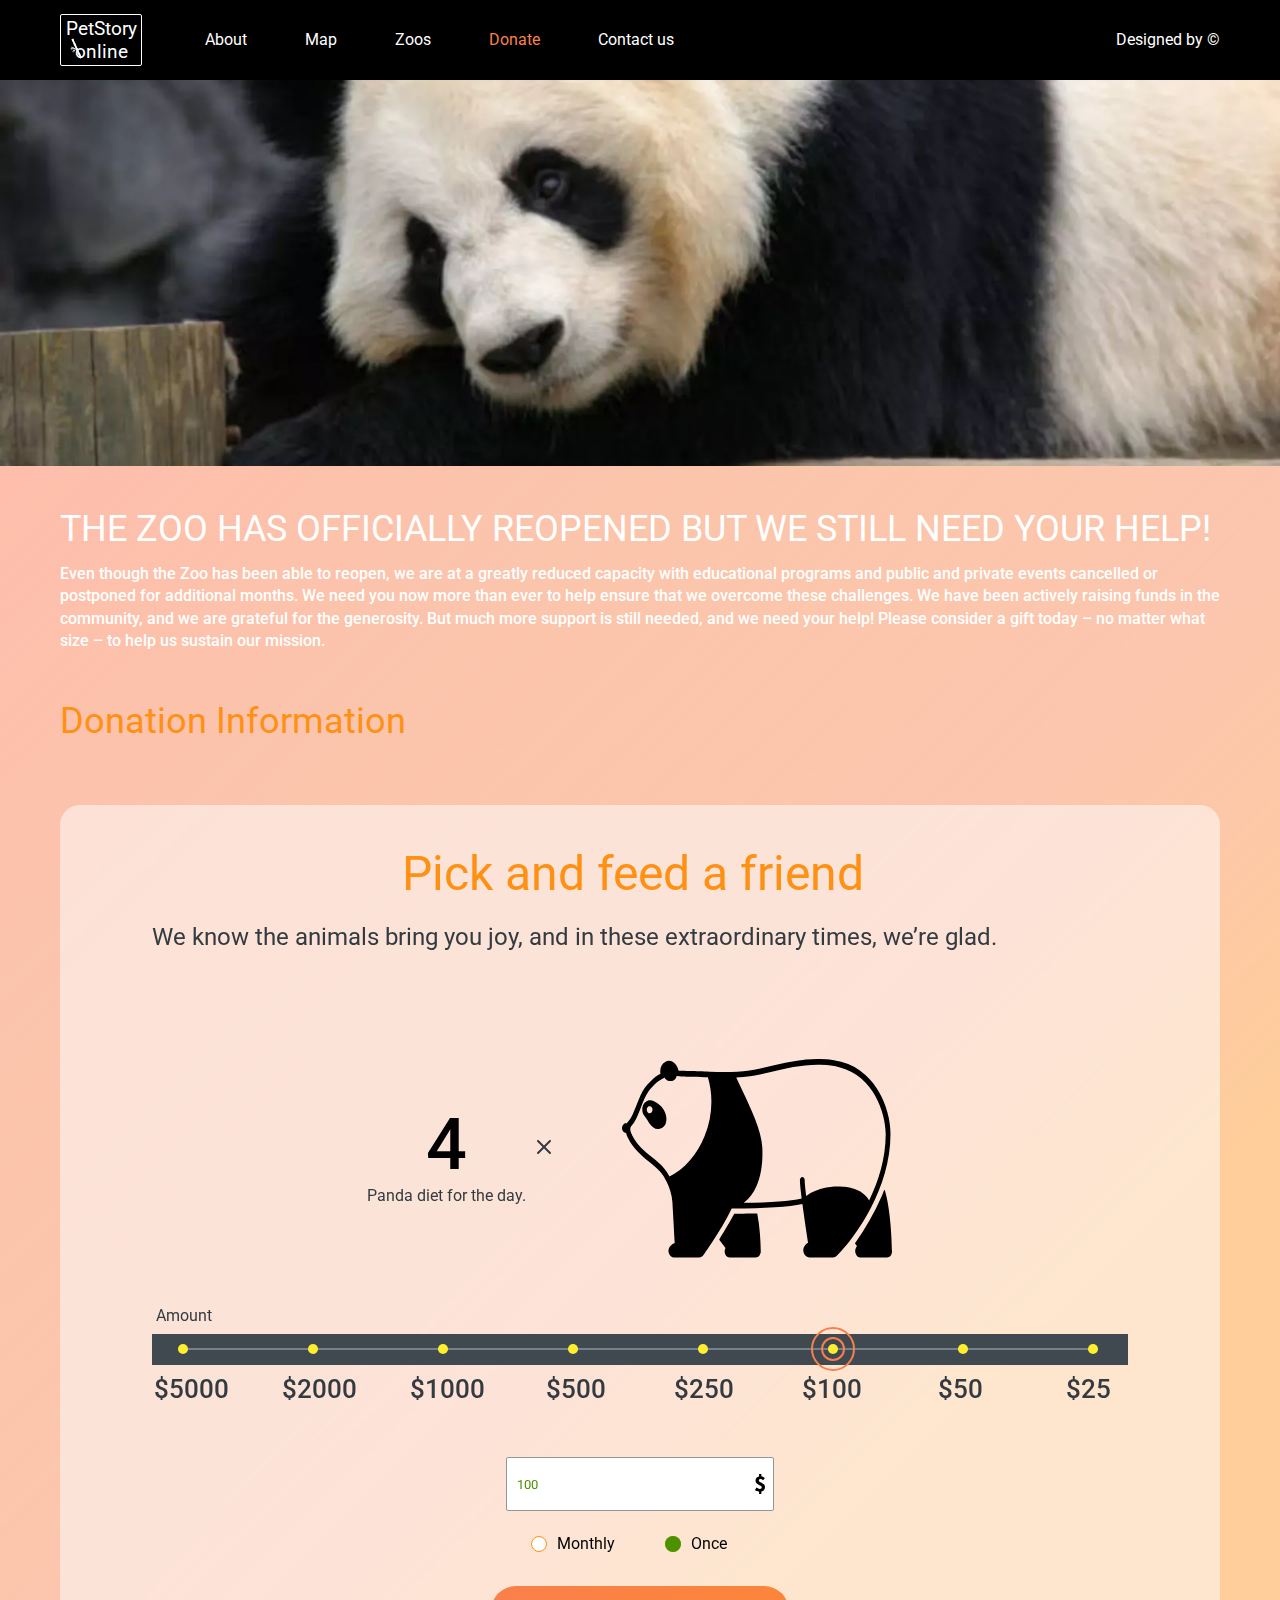
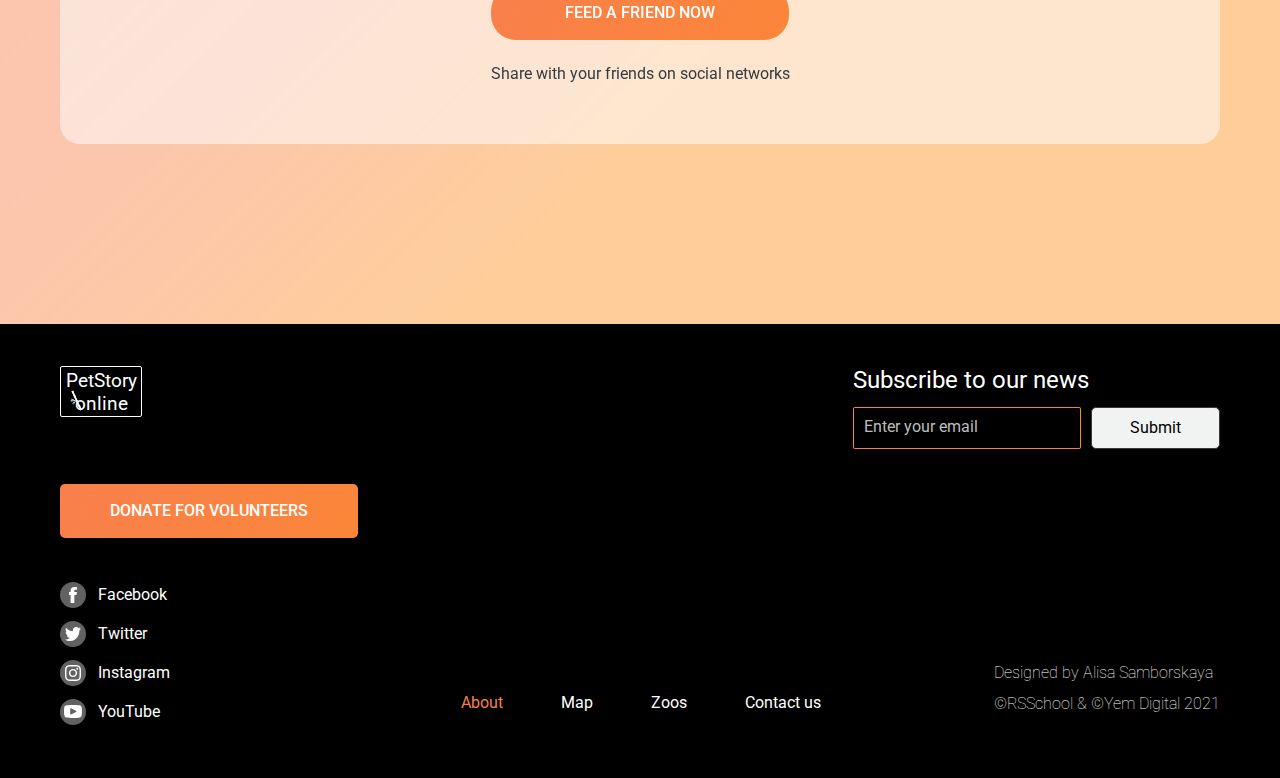
<file: donate.html>
<!DOCTYPE html>
<html lang="en">
  <head>
    <meta charset="UTF-8" />
    <meta http-equiv="X-UA-Compatible" content="IE=edge" />
    <meta name="viewport" content="width=device-width,initial-scale=1" />
    <link
      href="https://fonts.googleapis.com/css?family=Roboto:100,300,regular,500,700&display=swap"
      rel="stylesheet"
    />
    <link
      rel="shortcut icon"
      href="images/sloth_icon.ico"
      type="image/x-icon"
    />
    <link rel="stylesheet" href="css/donate.min.css" />
    <title>Online-zoo Donate</title>
  </head>
  <body>
    <div class="wrapper">
      <header class="header">
        <div class="header__container">
          <div class="header__title title-zoo">
            <h1 class="title-zoo__item">
              <a href="index.html">PetStory online</a>
            </h1>
          </div>
          <div class="header__menu menu">
            <nav class="menu__body">
              <ul class="menu__list">
                <li class="menu__item">
                  <a href="index.html" class="menu__link _hover-link">About</a>
                </li>
                <li class="menu__item">
                  <a href="#" class="menu__link _hover-link">Map</a>
                </li>
                <li class="menu__item">
                  <a href="#" class="menu__link _hover-link">Zoos</a>
                </li>
                <li class="menu__item">
                  <a
                    href="donate.html"
                    class="menu__link menu__link_active _hover-link"
                    target="_blank"
                    >Donate</a
                  >
                </li>
                <li class="menu__item">
                  <a href="#footer" class="menu__link _hover-link"
                    >Contact us</a
                  >
                </li>
                <li class="menu__item menu__designer">
                  <a
                    href="https://www.figma.com/file/jfEFwkXVj1WRq7sUHDr8os/PetStory-online"
                    class="menu__link _hover-link"
                    target="_blank"
                    >Designed by &copy;</a
                  >
                </li>
              </ul>
            </nav>
            <button class="icon-menu"><span></span></button>
            <div class="dark-background"></div>
          </div>
        </div>
      </header>
      <main class="main">
        <div class="animal-online"></div>
        <section class="pick">
          <div class="pick__container">
            <div class="pick__head">
              <h2 class="pick__heading">
                THE ZOO HAS OFFICIALLY REOPENED BUT WE STILL NEED YOUR HELP!
              </h2>
              <p class="pick__paragraph">
                Even though the Zoo has been able to reopen, we are at a greatly
                reduced capacity with educational programs and public and
                private events cancelled or postponed for additional months. We
                need you now more than ever to help ensure that we overcome
                these challenges. We have been actively raising funds in the
                community, and we are grateful for the generosity. But much more
                support is still needed, and we need your help! Please consider
                a gift today – no matter what size – to help us sustain our
                mission.
              </p>
              <h2 class="pick__subheading">Donation Information</h2>
            </div>
            <div class="pick__body">
              <h2 class="pick__title">Pick and feed a friend</h2>
              <div class="pick__content">
                <div class="pick__top">
                  <p class="pick__subtitle">
                    We know the animals bring you joy, and in these
                    extraordinary times, we&rsquo;re glad.
                  </p>
                  <div class="pick__panda">
                    <div class="pick__amount">
                      <div class="pick__num">4</div>
                      <div class="pick__diet">Panda diet for the day.</div>
                    </div>
                    <div class="pick__img">
                      <img
                        src="images/svg-animal/animals-widget.svg"
                        alt="animal"
                      />
                    </div>
                  </div>
                  <h3 class="form-pick__title">Amount</h3>
                  <form action="#" class="pick__form-wrapper form-pick">
                    <div class="form-pick__form">
                      <div class="form-pick__slider">
                        <div class="form-pick__inputs">
                          <input
                            class="form-pick__input"
                            type="radio"
                            name="debt-amount"
                            data-num="8"
                            id="1"
                            value="5000"
                            required
                          />
                          <input
                            class="form-pick__input"
                            type="radio"
                            name="debt-amount"
                            data-num="7"
                            id="2"
                            value="2000"
                            required
                          />
                          <input
                            class="form-pick__input"
                            type="radio"
                            name="debt-amount"
                            data-num="6"
                            id="3"
                            value="1000"
                            required
                          />
                          <input
                            class="form-pick__input"
                            type="radio"
                            name="debt-amount"
                            data-num="5"
                            id="4"
                            value="500"
                            required
                          />
                          <input
                            class="form-pick__input"
                            type="radio"
                            name="debt-amount"
                            data-num="4"
                            id="5"
                            value="250"
                            required
                          />
                          <input
                            class="form-pick__input"
                            type="radio"
                            checked="checked"
                            name="debt-amount"
                            data-num="3"
                            id="6"
                            value="100"
                            required
                          />
                          <input
                            class="form-pick__input"
                            type="radio"
                            name="debt-amount"
                            data-num="2"
                            id="7"
                            value="50"
                            required
                          />
                          <input
                            class="form-pick__input"
                            type="radio"
                            name="debt-amount"
                            data-num="1"
                            id="8"
                            value="25"
                            required
                          />
                        </div>
                      </div>
                    </div>
                    <div class="form-pick__labels">
                      <label
                        class="form-pick__label"
                        for="1"
                        data-amount="$5000"
                        >$5000</label
                      >
                      <label
                        class="form-pick__label"
                        for="2"
                        data-amount="$2000"
                        >$2000</label
                      >
                      <label
                        class="form-pick__label"
                        for="3"
                        data-amount="$1000"
                        >$1000</label
                      >
                      <label class="form-pick__label" for="4" data-amount="$500"
                        >$500</label
                      >
                      <label class="form-pick__label" for="5" data-amount="$250"
                        >$250</label
                      >
                      <label class="form-pick__label" for="6" data-amount="$100"
                        >$100</label
                      >
                      <label class="form-pick__label" for="7" data-amount="$50"
                        >$50</label
                      >
                      <label class="form-pick__label" for="8" data-amount="$25"
                        >$25</label
                      >
                    </div>
                    <div class="form-pick__number">
                      <input
                        type="number"
                        step="25"
                        value="100"
                        name="amount"
                        id="amount2"
                        placeholder="Another amount"
                        min="25"
                        max="5000"
                      />
                    </div>
                    <div class="form-pick__radiobox">
                      <div class="form-pick__div">
                        <input
                          class="form-pick__radio"
                          type="radio"
                          name="pay"
                          id="monthly"
                          required
                        />
                        <label class="form-pick__radio-label" for="monthly"
                          >Monthly</label
                        >
                      </div>
                      <div class="form-pick__div">
                        <input
                          class="form-pick__radio"
                          checked="checked"
                          type="radio"
                          name="pay"
                          id="once"
                          required
                        />
                        <label class="form-pick__radio-label" for="once"
                          >Once</label
                        >
                      </div>
                    </div>
                    <button
                      type="submit"
                      class="pick__button button _hover-button button_orange"
                    >
                      Feed a friend now
                    </button>
                  </form>
                </div>
              </div>
              <p class="pick__bottom">
                Share with your friends on social networks
              </p>
            </div>
          </div>
        </section>
      </main>
      <footer id="footer" class="footer">
        <div class="footer__container">
          <div class="footer__body">
            <div class="footer__left">
              <div class="footer__col">
                <div class="footer__title title-zoo">
                  <h2 class="title-zoo__item">
                    <a href="#">PetStory online</a>
                  </h2>
                </div>
                <ul class="footer__soc-networks soc-networks_mobile">
                  <li class="soc-networks__item">
                    <a
                      href="https://www.facebook.com/"
                      class="soc-networks__link"
                      target="_blank"
                      ><svg
                        width="26"
                        height="26"
                        viewBox="0 0 26 26"
                        fill="none"
                        xmlns="http://www.w3.org/2000/svg"
                      >
                        <circle
                          cx="13"
                          cy="13"
                          r="13"
                          fill="#C4C4C4"
                          fill-opacity="0.5"
                        />
                        <path
                          fill-rule="evenodd"
                          clip-rule="evenodd"
                          d="M17 7.75008H15.4C14.2983 7.75008 14.3334 8.14316 14.3334 8.8619V9.99991H17L16.4666 13H14.3334V21H10.6V13H9V9.99991H10.6V8.58692C10.6 6.33782 11.7974 5 14.6268 5H17V7.75008Z"
                          fill="white"
                        /></svg
                    ></a>
                  </li>
                  <li class="soc-networks__item">
                    <a
                      href="https://twitter.com/"
                      class="soc-networks__link"
                      target="_blank"
                      ><svg
                        width="26"
                        height="26"
                        viewBox="0 0 26 26"
                        fill="none"
                        xmlns="http://www.w3.org/2000/svg"
                      >
                        <circle
                          cx="13"
                          cy="13"
                          r="13"
                          fill="#C4C4C4"
                          fill-opacity="0.5"
                        />
                        <path
                          fill-rule="evenodd"
                          clip-rule="evenodd"
                          d="M21 7.65713C20.4114 7.93821 19.7787 8.12837 19.1147 8.21377C19.7923 7.77623 20.313 7.08372 20.5579 6.25827C19.9237 6.6633 19.2211 6.95752 18.4734 7.11604C17.8747 6.42906 17.0216 6 16.0774 6C14.2646 6 12.7949 7.58227 12.7949 9.53414C12.7949 9.81108 12.8238 10.0809 12.8798 10.3397C10.1517 10.1923 7.73296 8.7851 6.11392 6.6467C5.83136 7.16877 5.66944 7.77589 5.66944 8.42363C5.66944 9.64979 6.24896 10.7316 7.12976 11.3655C6.59168 11.347 6.08544 11.1882 5.64304 10.9235C5.64272 10.938 5.64272 10.9529 5.64272 10.9677C5.64272 12.6802 6.77424 14.1086 8.27584 14.4334C8.00048 14.5142 7.7104 14.5576 7.41104 14.5576C7.19952 14.5576 6.99392 14.5353 6.79344 14.4939C7.2112 15.898 8.42336 16.92 9.85984 16.9485C8.73648 17.8964 7.32096 18.4615 5.78304 18.4615C5.51808 18.4615 5.2568 18.4447 5 18.412C6.45264 19.4148 8.17824 20 10.0318 20C16.0698 20 19.3715 14.6144 19.3715 9.94401C19.3715 9.79068 19.3683 9.63821 19.3621 9.4866C20.0035 8.98839 20.56 8.36589 21 7.65713Z"
                          fill="white"
                        /></svg
                    ></a>
                  </li>
                  <li class="soc-networks__item">
                    <a
                      href="https://www.instagram.com/"
                      class="soc-networks__link"
                      target="_blank"
                      ><svg
                        width="26"
                        height="26"
                        viewBox="0 0 26 26"
                        fill="none"
                        xmlns="http://www.w3.org/2000/svg"
                      >
                        <circle
                          cx="13"
                          cy="13"
                          r="13"
                          fill="#C4C4C4"
                          fill-opacity="0.5"
                        />
                        <path
                          fill-rule="evenodd"
                          clip-rule="evenodd"
                          d="M9.70172 5.04829C8.8501 5.087 8.26863 5.22215 7.75974 5.42002C7.23357 5.62431 6.78768 5.89803 6.34294 6.34276C5.89791 6.78749 5.62447 7.23351 5.42017 7.75967C5.2223 8.26869 5.08701 8.85014 5.04829 9.7016C5.00929 10.5549 5 10.8272 5 13C5 15.1728 5.00929 15.4449 5.04829 16.2984C5.08701 17.1499 5.2223 17.7313 5.42017 18.24C5.62447 18.7662 5.89791 19.2125 6.34294 19.6571C6.78768 20.102 7.23357 20.3754 7.75974 20.58C8.26863 20.7779 8.8501 20.913 9.70172 20.9517C10.5551 20.9907 10.8274 21 13.0001 21C15.1729 21 15.4452 20.9907 16.2986 20.9517C17.15 20.913 17.7315 20.7779 18.2407 20.58C18.7664 20.3754 19.2127 20.102 19.6575 19.6571C20.1022 19.2125 20.3755 18.7662 20.5801 18.24C20.7778 17.7313 20.9133 17.1499 20.952 16.2984C20.991 15.4449 21 15.1728 21 13C21 10.8272 20.991 10.5549 20.952 9.7016C20.9133 8.85014 20.7778 8.26869 20.5801 7.75967C20.3755 7.23351 20.1022 6.78749 19.6575 6.34276C19.2127 5.89803 18.7664 5.62431 18.2407 5.42002C17.7315 5.22215 17.15 5.087 16.2986 5.04829C15.4452 5.00943 15.1729 5 13.0001 5C10.8274 5 10.5551 5.00943 9.70172 5.04829ZM9.76747 19.5116C8.98742 19.4761 8.56382 19.3461 8.28209 19.2364C7.9085 19.091 7.6422 18.9177 7.36218 18.6378C7.08216 18.358 6.90886 18.0915 6.76357 17.7181C6.65399 17.4362 6.52384 17.0126 6.48812 16.2326C6.44969 15.389 6.44141 15.1359 6.44141 12.9999C6.44141 10.8637 6.44969 10.6108 6.48812 9.76709C6.52384 8.9872 6.65399 8.56362 6.76357 8.28175C6.90886 7.90831 7.08216 7.64173 7.36218 7.36186C7.6422 7.08199 7.9085 6.90841 8.28209 6.76355C8.56382 6.65398 8.98742 6.52369 9.76747 6.48797C10.611 6.44954 10.8641 6.4414 13.0001 6.4414C15.1361 6.4414 15.3891 6.44954 16.233 6.48797C17.0128 6.52369 17.4364 6.65398 17.7184 6.76355C18.0918 6.90841 18.3583 7.08199 18.6382 7.36186C18.9182 7.64173 19.0913 7.90831 19.2366 8.28175C19.3462 8.56362 19.4765 8.9872 19.5122 9.76709C19.5507 10.6108 19.5585 10.8637 19.5585 12.9999C19.5585 15.1359 19.5507 15.389 19.5122 16.2326C19.4765 17.0126 19.3462 17.4362 19.2366 17.7181C19.0913 18.0915 18.9182 18.358 18.6382 18.6378C18.3583 18.9177 18.0918 19.091 17.7184 19.2364C17.4364 19.3461 17.0128 19.4761 16.233 19.5116C15.3894 19.5503 15.1364 19.5583 13.0001 19.5583C10.8641 19.5583 10.611 19.5503 9.76747 19.5116ZM16.3105 8.72943C16.3105 9.25945 16.7403 9.68947 17.2706 9.68947C17.8008 9.68947 18.2305 9.25945 18.2305 8.72943C18.2305 8.19913 17.8008 7.76954 17.2706 7.76954C16.7403 7.76954 16.3105 8.19913 16.3105 8.72943ZM8.8916 13.0002C8.8916 15.2691 10.731 17.1082 12.9999 17.1082C15.2689 17.1082 17.108 15.2691 17.108 13.0002C17.108 10.7312 15.2689 8.89203 12.9999 8.89203C10.731 8.89203 8.8916 10.7312 8.8916 13.0002ZM10.334 13.0001C10.334 11.5273 11.5278 10.3334 13.0006 10.3334C14.4734 10.3334 15.6673 11.5273 15.6673 13.0001C15.6673 14.473 14.4734 15.6668 13.0006 15.6668C11.5278 15.6668 10.334 14.473 10.334 13.0001Z"
                          fill="white"
                        /></svg
                    ></a>
                  </li>
                  <li class="soc-networks__item">
                    <a
                      href="https://www.youtube.com/c/RollingScopesSchool"
                      class="soc-networks__link"
                      target="_blank"
                      ><svg
                        width="26"
                        height="26"
                        viewBox="0 0 26 26"
                        fill="none"
                        xmlns="http://www.w3.org/2000/svg"
                      >
                        <circle
                          cx="13"
                          cy="13"
                          r="13"
                          fill="#C4C4C4"
                          fill-opacity="0.5"
                        />
                        <path
                          fill-rule="evenodd"
                          clip-rule="evenodd"
                          d="M16.0062 11.7728L11.4938 9.51719C11.4938 9.51719 10.2404 8.94726 10.2404 10.0186V15.031C10.2404 15.031 10.2636 15.7955 11.4938 15.2815C12.3498 14.9237 16.0062 13.0258 16.0062 13.0258C16.0062 13.0258 16.9391 12.4282 16.0062 11.7728ZM21.5213 16.7852C20.9624 18.3749 19.7669 18.5797 18.7637 18.7901C17.2852 19.1002 7.77237 19.0612 6.22922 18.5394C5.26706 18.2141 4.67503 18.0741 4.22386 15.7827C3.93499 14.3165 3.91592 10.003 4.22386 8.51494C4.52204 7.07408 5.27096 6.39753 6.73067 6.25928C10.6515 5.88785 17.205 5.94029 19.265 6.25928C21.1748 6.55486 21.5739 7.69385 21.772 8.76545C22.0927 10.5004 22.1304 15.0524 21.5213 16.7852Z"
                          fill="white"
                        /></svg
                    ></a>
                  </li>
                </ul>
                <a
                  href="donate.html"
                  class="footer__button button button_orange button_square _hover-button"
                  >donate for volunteers</a
                >
              </div>
              <ul class="footer__soc-networks soc-networks">
                <li class="soc-networks__item">
                  <a
                    href="https://www.facebook.com/"
                    class="soc-networks__link"
                    target="_blank"
                    ><svg
                      width="26"
                      height="26"
                      viewBox="0 0 26 26"
                      fill="none"
                      xmlns="http://www.w3.org/2000/svg"
                    >
                      <circle
                        cx="13"
                        cy="13"
                        r="13"
                        fill="#C4C4C4"
                        fill-opacity="0.5"
                      />
                      <path
                        fill-rule="evenodd"
                        clip-rule="evenodd"
                        d="M17 7.75008H15.4C14.2983 7.75008 14.3334 8.14316 14.3334 8.8619V9.99991H17L16.4666 13H14.3334V21H10.6V13H9V9.99991H10.6V8.58692C10.6 6.33782 11.7974 5 14.6268 5H17V7.75008Z"
                        fill="white"
                      />
                    </svg>
                    <span class="_hover-link">facebook</span></a
                  >
                </li>
                <li class="soc-networks__item">
                  <a
                    href="https://twitter.com/"
                    class="soc-networks__link"
                    target="_blank"
                    ><svg
                      width="26"
                      height="26"
                      viewBox="0 0 26 26"
                      fill="none"
                      xmlns="http://www.w3.org/2000/svg"
                    >
                      <circle
                        cx="13"
                        cy="13"
                        r="13"
                        fill="#C4C4C4"
                        fill-opacity="0.5"
                      />
                      <path
                        fill-rule="evenodd"
                        clip-rule="evenodd"
                        d="M21 7.65713C20.4114 7.93821 19.7787 8.12837 19.1147 8.21377C19.7923 7.77623 20.313 7.08372 20.5579 6.25827C19.9237 6.6633 19.2211 6.95752 18.4734 7.11604C17.8747 6.42906 17.0216 6 16.0774 6C14.2646 6 12.7949 7.58227 12.7949 9.53414C12.7949 9.81108 12.8238 10.0809 12.8798 10.3397C10.1517 10.1923 7.73296 8.7851 6.11392 6.6467C5.83136 7.16877 5.66944 7.77589 5.66944 8.42363C5.66944 9.64979 6.24896 10.7316 7.12976 11.3655C6.59168 11.347 6.08544 11.1882 5.64304 10.9235C5.64272 10.938 5.64272 10.9529 5.64272 10.9677C5.64272 12.6802 6.77424 14.1086 8.27584 14.4334C8.00048 14.5142 7.7104 14.5576 7.41104 14.5576C7.19952 14.5576 6.99392 14.5353 6.79344 14.4939C7.2112 15.898 8.42336 16.92 9.85984 16.9485C8.73648 17.8964 7.32096 18.4615 5.78304 18.4615C5.51808 18.4615 5.2568 18.4447 5 18.412C6.45264 19.4148 8.17824 20 10.0318 20C16.0698 20 19.3715 14.6144 19.3715 9.94401C19.3715 9.79068 19.3683 9.63821 19.3621 9.4866C20.0035 8.98839 20.56 8.36589 21 7.65713Z"
                        fill="white"
                      />
                    </svg>
                    <span class="_hover-link">Twitter</span></a
                  >
                </li>
                <li class="soc-networks__item">
                  <a
                    href="https://www.instagram.com/"
                    class="soc-networks__link"
                    target="_blank"
                    ><svg
                      width="26"
                      height="26"
                      viewBox="0 0 26 26"
                      fill="none"
                      xmlns="http://www.w3.org/2000/svg"
                    >
                      <circle
                        cx="13"
                        cy="13"
                        r="13"
                        fill="#C4C4C4"
                        fill-opacity="0.5"
                      />
                      <path
                        fill-rule="evenodd"
                        clip-rule="evenodd"
                        d="M9.70172 5.04829C8.8501 5.087 8.26863 5.22215 7.75974 5.42002C7.23357 5.62431 6.78768 5.89803 6.34294 6.34276C5.89791 6.78749 5.62447 7.23351 5.42017 7.75967C5.2223 8.26869 5.08701 8.85014 5.04829 9.7016C5.00929 10.5549 5 10.8272 5 13C5 15.1728 5.00929 15.4449 5.04829 16.2984C5.08701 17.1499 5.2223 17.7313 5.42017 18.24C5.62447 18.7662 5.89791 19.2125 6.34294 19.6571C6.78768 20.102 7.23357 20.3754 7.75974 20.58C8.26863 20.7779 8.8501 20.913 9.70172 20.9517C10.5551 20.9907 10.8274 21 13.0001 21C15.1729 21 15.4452 20.9907 16.2986 20.9517C17.15 20.913 17.7315 20.7779 18.2407 20.58C18.7664 20.3754 19.2127 20.102 19.6575 19.6571C20.1022 19.2125 20.3755 18.7662 20.5801 18.24C20.7778 17.7313 20.9133 17.1499 20.952 16.2984C20.991 15.4449 21 15.1728 21 13C21 10.8272 20.991 10.5549 20.952 9.7016C20.9133 8.85014 20.7778 8.26869 20.5801 7.75967C20.3755 7.23351 20.1022 6.78749 19.6575 6.34276C19.2127 5.89803 18.7664 5.62431 18.2407 5.42002C17.7315 5.22215 17.15 5.087 16.2986 5.04829C15.4452 5.00943 15.1729 5 13.0001 5C10.8274 5 10.5551 5.00943 9.70172 5.04829ZM9.76747 19.5116C8.98742 19.4761 8.56382 19.3461 8.28209 19.2364C7.9085 19.091 7.6422 18.9177 7.36218 18.6378C7.08216 18.358 6.90886 18.0915 6.76357 17.7181C6.65399 17.4362 6.52384 17.0126 6.48812 16.2326C6.44969 15.389 6.44141 15.1359 6.44141 12.9999C6.44141 10.8637 6.44969 10.6108 6.48812 9.76709C6.52384 8.9872 6.65399 8.56362 6.76357 8.28175C6.90886 7.90831 7.08216 7.64173 7.36218 7.36186C7.6422 7.08199 7.9085 6.90841 8.28209 6.76355C8.56382 6.65398 8.98742 6.52369 9.76747 6.48797C10.611 6.44954 10.8641 6.4414 13.0001 6.4414C15.1361 6.4414 15.3891 6.44954 16.233 6.48797C17.0128 6.52369 17.4364 6.65398 17.7184 6.76355C18.0918 6.90841 18.3583 7.08199 18.6382 7.36186C18.9182 7.64173 19.0913 7.90831 19.2366 8.28175C19.3462 8.56362 19.4765 8.9872 19.5122 9.76709C19.5507 10.6108 19.5585 10.8637 19.5585 12.9999C19.5585 15.1359 19.5507 15.389 19.5122 16.2326C19.4765 17.0126 19.3462 17.4362 19.2366 17.7181C19.0913 18.0915 18.9182 18.358 18.6382 18.6378C18.3583 18.9177 18.0918 19.091 17.7184 19.2364C17.4364 19.3461 17.0128 19.4761 16.233 19.5116C15.3894 19.5503 15.1364 19.5583 13.0001 19.5583C10.8641 19.5583 10.611 19.5503 9.76747 19.5116ZM16.3105 8.72943C16.3105 9.25945 16.7403 9.68947 17.2706 9.68947C17.8008 9.68947 18.2305 9.25945 18.2305 8.72943C18.2305 8.19913 17.8008 7.76954 17.2706 7.76954C16.7403 7.76954 16.3105 8.19913 16.3105 8.72943ZM8.8916 13.0002C8.8916 15.2691 10.731 17.1082 12.9999 17.1082C15.2689 17.1082 17.108 15.2691 17.108 13.0002C17.108 10.7312 15.2689 8.89203 12.9999 8.89203C10.731 8.89203 8.8916 10.7312 8.8916 13.0002ZM10.334 13.0001C10.334 11.5273 11.5278 10.3334 13.0006 10.3334C14.4734 10.3334 15.6673 11.5273 15.6673 13.0001C15.6673 14.473 14.4734 15.6668 13.0006 15.6668C11.5278 15.6668 10.334 14.473 10.334 13.0001Z"
                        fill="white"
                      />
                    </svg>
                    <span class="_hover-link">Instagram</span></a
                  >
                </li>
                <li class="soc-networks__item">
                  <a
                    href="https://www.youtube.com/c/RollingScopesSchool"
                    class="soc-networks__link"
                    target="_blank"
                    ><svg
                      width="26"
                      height="26"
                      viewBox="0 0 26 26"
                      fill="none"
                      xmlns="http://www.w3.org/2000/svg"
                    >
                      <circle
                        cx="13"
                        cy="13"
                        r="13"
                        fill="#C4C4C4"
                        fill-opacity="0.5"
                      />
                      <path
                        fill-rule="evenodd"
                        clip-rule="evenodd"
                        d="M16.0062 11.7728L11.4938 9.51719C11.4938 9.51719 10.2404 8.94726 10.2404 10.0186V15.031C10.2404 15.031 10.2636 15.7955 11.4938 15.2815C12.3498 14.9237 16.0062 13.0258 16.0062 13.0258C16.0062 13.0258 16.9391 12.4282 16.0062 11.7728ZM21.5213 16.7852C20.9624 18.3749 19.7669 18.5797 18.7637 18.7901C17.2852 19.1002 7.77237 19.0612 6.22922 18.5394C5.26706 18.2141 4.67503 18.0741 4.22386 15.7827C3.93499 14.3165 3.91592 10.003 4.22386 8.51494C4.52204 7.07408 5.27096 6.39753 6.73067 6.25928C10.6515 5.88785 17.205 5.94029 19.265 6.25928C21.1748 6.55486 21.5739 7.69385 21.772 8.76545C22.0927 10.5004 22.1304 15.0524 21.5213 16.7852Z"
                        fill="white"
                      />
                    </svg>
                    <span class="_hover-link">YouTube</span></a
                  >
                </li>
              </ul>
            </div>
            <div class="footer__right">
              <form action="#" class="footer__form form">
                <h3 class="form__subtitle">Subscribe to our news</h3>
                <div class="form__info">
                  <input
                    class="form__email"
                    type="email"
                    name="user-email"
                    placeholder="Enter your email"
                    required
                  />
                  <button
                    class="form__submit button button_square button_small _hover-button"
                    type="submit"
                  >
                    Submit
                  </button>
                </div>
              </form>
              <div class="footer__cont">
                <div class="footer__menu menu menu menu_foot">
                  <nav class="menu__body menu__body_foot">
                    <ul class="menu__list menu__list_foot">
                      <li class="menu__item menu__item_foot">
                        <a
                          href="index.html"
                          class="menu__link menu__link_foot menu__link_active _hover-link"
                          >About</a
                        >
                      </li>
                      <li class="menu__item menu__item_foot">
                        <a
                          href="#"
                          class="menu__link menu__link_foot _hover-link"
                          >Map</a
                        >
                      </li>
                      <li class="menu__item menu__item_foot">
                        <a
                          href="#"
                          class="menu__link menu__link_foot _hover-link"
                          >Zoos</a
                        >
                      </li>
                      <li class="menu__item menu__item_foot">
                        <a
                          href="#footer"
                          class="menu__link menu__link_foot _hover-link"
                          >Contact us</a
                        >
                      </li>
                    </ul>
                  </nav>
                </div>
                <a href="#" class="footer__designed _hover-link"
                  ><div class="footer__author">
                    Designed by Alisa Samborskaya
                  </div>
                  <div class="footer__rs">
                    &copy;RSSchool & &copy;Yem Digital 2021
                  </div></a
                >
              </div>
            </div>
          </div>
        </div>
      </footer>
    </div>
    <script src="js/index.js"></script>
    <script src="js/donate.js"></script>
  </body>
</html>
</file>
<file: css/style.min.css>
* {
  padding: 0;
  margin: 0;
  border: 0;
}
::-moz-selection {
  background: #ffb7b7;
}
::selection {
  background: #ffb7b7;
}
*,
:after,
:before {
  box-sizing: border-box;
  transition: all 0.4s ease 0s;
}
:active,
:focus {
  outline: 0;
}
a:active,
a:focus {
  outline: 0;
}
aside,
footer,
header,
nav {
  display: block;
}
body,
html {
  height: 100%;
  width: 100%;
  font-size: 100%;
  line-height: 1;
  font-size: 16px;
  font-family: Roboto;
  color: #333b41;
  -ms-text-size-adjust: 100%;
  -moz-text-size-adjust: 100%;
  -webkit-text-size-adjust: 100%;
  scroll-behavior: smooth;
  background-color: #fff;
}
button,
input,
textarea {
  font-family: inherit;
}
input::-ms-clear {
  display: none;
}
button {
  cursor: pointer;
}
button::-moz-focus-inner {
  padding: 0;
  border: 0;
}
a,
a:visited {
  text-decoration: none;
}
a:hover {
  text-decoration: none;
}
ul li {
  list-style: none;
}
img {
  vertical-align: top;
}
h1,
h2,
h3,
h4,
h5,
h6 {
  font-size: inherit;
  font-weight: inherit;
}
input::-webkit-inner-spin-button,
input::-webkit-outer-spin-button {
  -webkit-appearance: none;
  margin: 0;
}
input[type="number"] {
  -moz-appearance: textfield;
}
body.lock {
  overflow: hidden;
}
.wrapper {
  overflow: hidden;
  display: flex;
  flex-direction: column;
  min-height: 100%;
}
[class*="__container"] {
  max-width: 1190px;
  margin: 0 auto;
  padding: 0 15px;
}
@media (max-width: 1001px) {
  [class*="__container"] {
    padding: 0 30px;
  }
}
@media (max-width: 803px) {
  [class*="__container"] {
    padding: 0 20px;
  }
}
@media (max-width: 479.98px) {
  [class*="__container"] {
    padding: 0 10px;
  }
}
.main {
  flex: 1 1 auto;
}
.button {
  position: relative;
  display: inline-flex;
  width: 298px;
  height: 54px;
  border-radius: 25px;
  align-items: center;
  justify-content: center;
  color: #fff;
  font-weight: 500;
  font-size: 1em;
  line-height: 1.4;
  text-align: center;
  text-transform: uppercase;
  transition: all 0.3s ease 0s;
}
.button_orange {
  background: linear-gradient(113.96deg, #f9804b 1.49%, #fe9013 101.44%),
    linear-gradient(0.96deg, #e47209 1.49%, #7d4109 200%);
  background-repeat: no-repeat;
}
.button_square {
  border-radius: 5px;
}
.button_small {
  width: 129px;
  height: 42px;
  background: #f1f3f2;
  border: 1px solid #333b41;
  border-radius: 5px;
  font-weight: 400;
}
._hover-button {
  transition: all 0.5s ease 0s;
  background-size: 300% 100%;
}
._hover-button:hover {
  background-position: -100% 0;
  background-color: #e47209;
  transition: all 1s ease 0s;
}
._hover-button:active {
  background: #4b9200;
  transition: all 0.2s ease 0s;
  background-position: 100% 0;
}
._hover-link {
  position: relative;
  transition: all 0.3s ease 0s;
}
._hover-link:active {
  color: #f9804b;
}
._hover-link::after {
  content: "";
  display: block;
  position: absolute;
  right: 0;
  bottom: -3px;
  width: 0;
  height: 2px;
  background-color: #f9804b;
  transition: width 0.5s;
}
._hover-link:hover::after {
  content: "";
  width: 100%;
  display: block;
  position: absolute;
  left: 0;
  bottom: -3px;
  height: 2px;
  background-color: #f9804b;
  transition: width 0.5s;
}
.header {
  background-color: #000;
  position: relative;
  z-index: 11;
}
@media (max-width: 767.98px) {
  .header {
    position: fixed;
    width: 100%;
  }
}
.header__container {
  display: flex;
  align-items: center;
  min-height: 80px;
  -moz-column-gap: 63px;
  column-gap: 63px;
}
@media (max-width: 767.98px) {
  .header__container {
    -moz-column-gap: 0;
    column-gap: 0;
    justify-content: space-between;
    min-height: 34px;
  }
  body.lock .header__container {
    padding: 0 10px;
  }
}
.header__menu {
  flex: 1 1 auto;
}
@media (max-width: 767.98px) {
  .header__menu {
    flex: 0 1 auto;
  }
}
.icon-menu {
  display: none;
}
@media (max-width: 767.98px) {
  .icon-menu {
    position: relative;
    display: flex;
    flex-direction: column;
    justify-content: space-between;
    background-color: rgba(0, 0, 0, 0);
    width: 18px;
    height: 10px;
    cursor: pointer;
    z-index: 22;
  }
  .icon-menu span,
  .icon-menu::after,
  .icon-menu::before {
    content: "";
    transition: all 0.3s ease 0s;
    right: 0;
    position: absolute;
    width: 100%;
    height: 2px;
    border-radius: 2px;
    background-color: #fff;
  }
  .icon-menu::before {
    top: 0;
  }
  .icon-menu::after {
    bottom: 0;
  }
  .icon-menu span {
    top: calc(50% - 1px);
  }
  ._active .icon-menu span {
    width: 0;
  }
  ._active .icon-menu::after,
  ._active .icon-menu::before {
    background-color: #000;
  }
  ._active .icon-menu::before {
    top: calc(50% - 1px);
    transform: rotate(-45deg);
  }
  ._active .icon-menu::after {
    bottom: calc(50% - 1px);
    transform: rotate(45deg);
  }
}
.menu__body {
  display: flex;
}
@media (max-width: 767.98px) {
  .menu__body {
    position: fixed;
    top: 0;
    left: -100%;
    z-index: 20;
    width: 100%;
    min-height: 329px;
    overflow: auto;
    background-color: #fff;
    padding: 81px 15px 30px 10px;
    transition: left 0.4s ease 0s;
  }
  ._active .menu__body {
    left: 0;
    flex-direction: column;
    row-gap: 15px;
  }
  .menu__body::before {
    content: "";
    position: fixed;
    top: 0;
    left: -100%;
    height: 80px;
    width: 100%;
    z-index: 17;
    background-color: #fcfdfe;
    transition: left 0.4s ease 0s;
  }
  ._active .menu__body::before {
    left: 0;
  }
}
@media (max-width: 767.98px) {
  .menu__body_foot {
    position: static;
    width: 100%;
    height: 100%;
    min-height: 1px;
    overflow: auto;
    padding: 0;
    overflow: visible;
    transition: left 0.4s ease 0s;
    background-color: rgba(0, 0, 0, 0);
  }
}
@media (max-width: 375px) {
  .menu__body_foot {
    padding: 0 11px;
  }
}
.menu__list {
  display: flex;
  -moz-column-gap: 58px;
  column-gap: 58px;
  row-gap: 15px;
  flex: 1 1 auto;
}
@media (max-width: 1001px) {
  .menu__list {
    -moz-column-gap: 48px;
    column-gap: 48px;
  }
}
@media (max-width: 803px) {
  .menu__list {
    -moz-column-gap: 38px;
    column-gap: 38px;
  }
}
@media (max-width: 767.98px) {
  .menu__list {
    flex-direction: column;
    flex: 0 0 auto;
  }
}
@media (max-width: 767.98px) {
  .menu__list_foot {
    flex-direction: row;
    justify-content: stretch;
  }
}
@media (max-width: 375px) {
  .menu__list_foot {
    -moz-column-gap: 30px;
    column-gap: 30px;
  }
}
.menu__item {
  line-height: 140%;
}
._active .menu__item {
  font-weight: 400;
  font-size: 16px;
}
.menu__link {
  color: #fff;
}
.menu__link_active {
  color: #f9804b;
}
@media (max-width: 767.98px) {
  ._active .menu__link {
    color: #333b41;
  }
}
.menu__designer {
  margin-left: auto;
}
._active .menu__designer {
  margin: 0;
}
.dark-background {
  position: fixed;
  top: 0;
  left: -100%;
  z-index: 8;
  width: 100%;
  height: 100%;
  background-color: rgba(0, 0, 0, 0.638);
  opacity: 0;
  transition: all 0.7s ease 0s;
}
.dark-background._active {
  left: 0;
  opacity: 1;
}
.title-zoo {
  flex: 0 0 82px;
  max-width: 82px;
  padding: 0.1em 0.25em;
  border: 1.2px solid #fff;
  border-radius: 2px;
  position: relative;
  z-index: 30;
}
.title-zoo__item {
  text-align: center;
  font-weight: 400;
  font-size: 1.2em;
  line-height: 1.2;
  background: url(../images/bamboo.svg) no-repeat;
  background-position: 5px 21px;
}
@media (max-width: 767.98px) {
  .title-zoo__item {
    font-size: 12.2899px;
    line-height: 120%;
    background: url(../images/bamboo.svg) no-repeat;
    background-position: 3px 14px;
  }
  .change-color .title-zoo__item {
    background: url(../icons/bamboo-burger.svg) no-repeat;
    background-position: 5px 19px;
  }
}
.title-zoo__item a {
  color: #fff;
}
.change-color .title-zoo__item a {
  color: #fe9013;
  font-size: 15.2116px;
  line-height: 120%;
}
@media (max-width: 767.98px) {
  .title-zoo {
    border: none;
    padding: 0;
    flex: 0 0 46px;
    max-width: 46px;
  }
  .title-zoo.change-color {
    flex: 0 0 65px;
    max-width: 82px;
    padding: 2.84px 3.8px;
    border: 1.2px solid #fe9013;
    border-radius: 2px;
    transform: translateY(8px);
  }
}
.animal-online {
  padding: 86px 0 100px 0;
  background: url("../images/main-panda-bg/Giant Panda.webp") 0 100% / cover
    no-repeat;
  min-height: 390px;
  transition: all 0.3s ease 0s;
}
@media (max-width: 1001px) {
  .animal-online {
    padding-top: 42px;
    padding-bottom: 47px;
    background: url(../images/main-panda-bg/panda1000.webp) 0 100% / cover
      no-repeat;
  }
}
@media (max-width: 767.98px) {
  .animal-online {
    min-height: 1px;
    padding-top: 82px;
    padding-bottom: 40px;
    background: url(../images/main-panda-bg/panda640px.webp) 0 100% / cover
      no-repeat;
  }
}
@media (max-width: 424.98px) {
  .animal-online {
    padding-top: 75px;
    padding-bottom: 43px;
    background: url(../images/main-panda-bg/panda640px.webp) 0 93% / cover
      no-repeat;
    background-size: 100%;
  }
}
.animal-online__body {
  display: flex;
  justify-content: flex-end;
  transition: all 0.3s ease 0s;
}
@media (max-width: 1001px) {
  .animal-online__body {
    padding: 0 5px 0 0;
  }
}
@media (max-width: 767.98px) {
  .animal-online__body {
    padding: 0;
  }
}
.animal-online__content {
  display: flex;
  flex-direction: column;
  position: relative;
}
.animal-online__content::before {
  content: "";
  position: absolute;
  top: -74px;
  left: -73px;
  display: inline-block;
  width: 465px;
  height: 465px;
  border-radius: 50%;
  background: linear-gradient(113.96deg, #f9804b 1.49%, #fe9013 101.44%),
    linear-gradient(0.96deg, #e47209 1.49%, #7d4109 200%);
  transition: all 0.5s ease 0s;
}
@media (max-width: 1001px) {
  .animal-online__content::before {
    width: 367px;
    height: 367px;
    top: -53px;
    left: -9px;
  }
}
@media (max-width: 767.98px) {
  .animal-online__content::before {
    width: 237px;
    height: 237px;
    top: -38px;
    left: 311px;
  }
}
@media (max-width: 633px) {
  .animal-online__content::before {
    top: -53px;
    left: -9px;
  }
}
@media (max-width: 424.98px) {
  .animal-online__content::before {
    width: 119px;
    height: 119px;
    top: -19px;
    left: -19px;
  }
}
@media (max-width: 767.98px) {
  .animal-online__content {
    flex-direction: row-reverse;
    -moz-column-gap: 47px;
    column-gap: 47px;
  }
}
@media (max-width: 633px) {
  .animal-online__content {
    flex-direction: column;
  }
}
.animal-online__title {
  font-weight: 700;
  font-size: 106.5px;
  line-height: 0.75;
  text-align: center;
  text-transform: uppercase;
  color: #fff;
  max-width: 500px;
  z-index: 10;
}
.animal-online__title:not(:last-child) {
  margin-bottom: 60px;
}
@media (max-width: 1001px) {
  .animal-online__title {
    font-size: 85px;
    line-height: 75%;
  }
  .animal-online__title:not(:last-child) {
    margin-bottom: 42px;
  }
}
@media (max-width: 767.98px) {
  .animal-online__title {
    font-size: 54.2894px;
    max-width: 255px;
  }
  .animal-online__title:not(:last-child) {
    margin-bottom: 47px;
    padding: 0 0 0 7px;
  }
}
@media (max-width: 424.98px) {
  .animal-online__title {
    font-size: 28px;
    max-width: 128px;
  }
  .animal-online__title:not(:last-child) {
    margin-bottom: 0;
    padding: 0;
  }
}
.animal-online__span {
  color: #ffee2e;
}
.animal-online__button {
  align-self: center;
  font-weight: 500;
  font-size: 1em;
  line-height: 1.4;
  text-align: center;
  text-transform: uppercase;
  color: #fff;
}
@media (max-width: 767.98px) {
  .animal-online__button {
    align-self: flex-end;
  }
}
@media (max-width: 424.98px) {
  .animal-online__button {
    display: none;
  }
}
.backstage {
  padding-top: 140px;
  padding-bottom: 180px;
  color: #333b41;
  background: url(../images/backstage/flowers/flower_foto1.webp) no-repeat;
  background-position: top 14px right 0;
}
@media (max-width: 1510px) {
  .backstage {
    background-position: top 14px right -100%;
  }
}
@media (max-width: 1001px) {
  .backstage {
    padding-top: 100px;
    padding-bottom: 142px;
  }
}
@media (max-width: 767.98px) {
  .backstage {
    background: url(../images/backstage/flowers/flower_back_640px.webp)
      no-repeat;
    background-position: top -5px right 0;
    padding-top: 60px;
    padding-bottom: 80px;
  }
}
@media (max-width: 600px) {
  .backstage {
    background-size: 15%;
  }
}
@media (max-width: 545.98px) {
  .backstage {
    background: url(../images/backstage/flowers/flower_back320px.webp) no-repeat;
    background-position: top 36px right 0;
    padding-top: 20px;
    padding-bottom: 40px;
    background-size: 11%;
  }
}
.backstage__body {
  display: flex;
  align-items: flex-start;
}
@media (max-width: 767.98px) {
  .backstage__body {
    max-width: 495px;
  }
}
.backstage__image {
  flex: 0 0 52.5%;
  position: relative;
  padding: 0 0 34.76% 0;
  transition: all 0.3s ease 0s;
}
.backstage__image img {
  position: absolute;
  width: 100%;
  height: 100%;
  top: 0;
  left: 0;
  -o-object-fit: cover;
  object-fit: cover;
  -o-object-position: center;
  object-position: center;
}
@media (max-width: 1001px) {
  .backstage__image img {
    opacity: 0;
  }
}
@media (max-width: 1001px) {
  .backstage__image {
    flex: 0 0 48.4%;
    position: relative;
    padding: 0 0 45.5% 0;
    background: url(../images/backstage/bamboo-1000px.webp) center no-repeat;
    z-index: 2;
  }
}
@media (max-width: 767.98px) {
  .backstage__image {
    display: none;
  }
}
.backstage__content {
  flex: 1 1 auto;
  padding-left: 87px;
  transition: padding 0.3s ease 0s;
}
@media (max-width: 1001px) {
  .backstage__content {
    padding-left: 31px;
  }
}
@media (max-width: 767.98px) {
  .backstage__content {
    padding-left: 4px;
  }
}
@media (max-width: 545.98px) {
  .backstage__content {
    padding-left: 0;
  }
}
.backstage__top:not(:last-child) {
  margin-bottom: 54px;
}
@media (max-width: 767.98px) {
  .backstage__top:not(:last-child) {
    margin-bottom: 30px;
  }
}
@media (max-width: 545.98px) {
  .backstage__top:not(:last-child) {
    margin-bottom: 20px;
  }
}
.backstage__title {
  font-size: 48px;
  line-height: 1.2;
}
.backstage__title:not(:last-child) {
  margin-bottom: 20px;
}
@media (max-width: 1001px) {
  .backstage__title {
    font-size: 48px;
  }
}
@media (max-width: 545.98px) {
  .backstage__title {
    font-size: 24px;
  }
  .backstage__title:not(:last-child) {
    margin-bottom: 10px;
  }
}
.backstage__text {
  line-height: 1.4;
}
@media (max-width: 545.98px) {
  .backstage__text {
    line-height: 1.3;
  }
}
.backstage__text_lh {
  line-height: 1.4;
}
@media (max-width: 545.98px) {
  .backstage__text_lh {
    line-height: 1.38;
  }
}
.backstage__subtitle {
  font-size: 24px;
  line-height: 1.2;
}
.backstage__subtitle:not(:last-child) {
  margin-bottom: 32px;
}
@media (max-width: 767.98px) {
  .backstage__subtitle:not(:last-child) {
    margin-bottom: 20px;
  }
}
@media (max-width: 545.98px) {
  .backstage__subtitle:not(:last-child) {
    margin-bottom: 10px;
  }
}
@media (min-width: 424.98px) {
  .backstage__button {
    display: none;
  }
}
@media (max-width: 545.98px) {
  .backstage__button:not(:last-child) {
    margin-bottom: 30px;
  }
}
.animals {
  padding-bottom: 100px;
  text-align: center;
  background: url(../images/backstage/flowers/palm_foto.webp) bottom 0 left 0
      no-repeat,
    url("../images/backstage/flowers/strelitzia 1.webp") bottom 0 right 0
      no-repeat;
}
@media (max-width: 1585px) {
  .animals {
    background: url(../images/backstage/flowers/palm1000.webp) bottom 0 left 0
        no-repeat,
      url(../images/backstage/flowers/streliza1000.webp) bottom 0 right 0
        no-repeat;
  }
}
@media (max-width: 1001px) {
  .animals {
    padding-bottom: 140px;
    background: url(../images/backstage/flowers/palm1000.webp) bottom 0 left 0
        no-repeat,
      url(../images/backstage/flowers/streliza1000.webp) bottom 0 right 0
        no-repeat;
  }
}
@media (max-width: 767.98px) {
  .animals {
    padding-bottom: 100px;
    background: url(../images/backstage/flowers/palm_640px.webp) bottom -1px left
        0 no-repeat,
      url(../images/backstage/flowers/strelitzia_640px.webp) bottom -1px right 0
        no-repeat;
  }
}
@media (max-width: 424.98px) {
  .animals {
    padding-bottom: 60px;
    background: url(../images/backstage/flowers/palm_foto320px.webp) bottom -1px
        left 0 no-repeat,
      url(../images/backstage/flowers/strelka_320px.webp) bottom -5px right 0 no-repeat;
  }
}
.animals__container {
  position: relative;
}
@media (max-width: 545.98px) {
  .animals__container {
    padding: 0 17px;
  }
}
.animals__slider {
  font-size: 0;
  position: relative;
}
.animals__slider:not(:last-child) {
  margin-bottom: 80px;
}
@media (max-width: 767.98px) {
  .animals__slider:not(:last-child) {
    margin-bottom: 63px;
  }
}
@media (max-width: 424.98px) {
  .animals__slider:not(:last-child) {
    margin-bottom: 20px;
  }
}
.animals__button-swipe {
  position: absolute;
  top: 43%;
  transform: translateY(-53%);
  display: inline-flex;
  align-items: center;
  justify-content: center;
  background: linear-gradient(113.96deg, #f9804b 1.49%, #fe9013 101.44%),
    linear-gradient(0.96deg, #e47209 1.49%, #7d4109 200%);
  border-radius: 50%;
  width: 62px;
  height: 62px;
  transition: all 0.3s ease 0s;
}
@media (max-width: 1331px) {
  .animals__button-swipe {
    transform: translateY(-55.1%);
  }
}
@media (max-width: 767.98px) {
  .animals__button-swipe {
    transform: translateY(-53.1%);
  }
}
.animals__button-swipe_prev {
  left: -67px;
}
@media (max-width: 1331px) {
  .animals__button-swipe_prev {
    left: 35.29%;
  }
}
@media (max-width: 767.98px) {
  .animals__button-swipe_prev {
    left: 38.01%;
  }
}
@media (max-width: 545.98px) {
  .animals__button-swipe_prev {
    display: none;
  }
}
.animals__button-swipe_next {
  right: -65px;
}
@media (max-width: 1331px) {
  .animals__button-swipe_next {
    right: 35.2%;
  }
}
@media (max-width: 767.98px) {
  .animals__button-swipe_next {
    right: 38.01%;
  }
}
@media (max-width: 545.98px) {
  .animals__button-swipe_next {
    display: none;
  }
}
.animals__button-swipe:active {
  background: #4b9200;
}
.swiper-button-next,
.swiper-button-prev {
  margin: 0;
}
.swiper-button-prev::after {
  content: " ";
}
.swiper-button-next::after {
  content: " ";
}
.list-animals {
  display: flex;
  flex-wrap: wrap;
  margin: 0 -15px;
  row-gap: 20px;
  -moz-text-align-last: left;
  text-align-last: left;
  transition: all 0.3s ease 0s;
}
@media (max-width: 1331px) {
  .list-animals {
    row-gap: 90px;
  }
}
@media (max-width: 767.98px) {
  .list-animals {
    row-gap: 92px;
  }
}
@media (max-width: 545.98px) {
  .list-animals {
    row-gap: 20px;
  }
}
.list-animals__column {
  padding: 0 15px;
  flex: 1 1 33.333%;
}
@media (max-width: 767.98px) {
  .list-animals__column {
    flex: 1 1 50%;
  }
  .list-animals__column:nth-child(3n) {
    display: none;
  }
}
@media (max-width: 545.98px) {
  .list-animals__column {
    flex: 1 1 100%;
  }
}
.list-animals__item {
  display: flex;
  flex-direction: column;
  border: 1px solid #f9804b;
  border-radius: 5px;
  height: 100%;
}
.list-animals__image {
  position: relative;
  padding-bottom: 100%;
  overflow: hidden;
  cursor: pointer;
  transition: all 0.3s ease 0s;
}
.list-animals__image img {
  position: absolute;
  width: 100%;
  height: 100%;
  top: 0;
  left: 0;
  -o-object-fit: cover;
  object-fit: cover;
}
.list-animals__image::before {
  content: "";
  position: absolute;
  top: 0;
  left: 0;
  width: 100%;
  height: 100%;
  opacity: 0;
  background: rgba(0, 0, 0, 0.5176470588);
  border-radius: 4px;
  transition: 0.3s;
  z-index: 3;
}
.list-animals__image:hover {
  border-radius: 20px;
}
.list-animals__information {
  display: flex;
  align-items: center;
  justify-content: space-between;
  padding: 6px 12px 14px 15px;
}
@media (max-width: 1331px) {
  .list-animals__information {
    padding: 10px 12px 13px 15px;
  }
}
@media (max-width: 767.98px) {
  .list-animals__information {
    padding: 3px 1px 3px 12px;
  }
}
@media (max-width: 424.98px) {
  .list-animals__information {
    padding: 6px 6px 2px 12px;
  }
}
.list-animals__left {
  color: #000;
}
.list-animals__subtitle {
  font-weight: 500;
  font-size: 16px;
  line-height: 1.4;
  text-transform: uppercase;
}
@media (max-width: 767.98px) {
  .list-animals__subtitle {
    font-size: 12.4695px;
  }
}
.list-animals__text {
  font-weight: 300;
  font-size: 15px;
  line-height: 1;
}
@media (max-width: 767.98px) {
  .list-animals__text {
    font-size: 11.6901px;
    line-height: 120%;
  }
}
.list-animals__descr {
  font-size: 20px;
  position: absolute;
  bottom: -100%;
  left: 20px;
  color: #fff;
  text-transform: uppercase;
  transition: all 0.3s ease 0s;
  z-index: 4;
}
@media (max-width: 545.98px) {
  .list-animals__descr {
    font-size: 16px;
  }
}
.list-animals__column .list-animals__item:hover {
  border-radius: 20px;
}
.list-animals__image:hover .list-animals__descr {
  bottom: 2%;
}
.list-animals__image:hover::before {
  opacity: 1;
}
.pick {
  padding-top: 69px;
  padding-bottom: 100px;
  background-image: linear-gradient(
      315.75deg,
      rgba(254, 210, 144, 0.7) 30.06%,
      #febdab 100.95%,
      rgba(254, 210, 144, 0.7) 106.36%
    ),
    linear-gradient(
      315.75deg,
      rgba(254, 189, 171, 0.74) 30.06%,
      rgba(243, 169, 248, 0.66) 50.74%,
      #e0d8f0 80.49%,
      #eaf7fe 127.9%,
      #eaf7fe 149.54%
    ),
    linear-gradient(
      315.75deg,
      rgba(254, 189, 171, 0.74) 30.06%,
      rgba(243, 169, 248, 0.66) 50.74%,
      #e0d8f0 80.49%,
      #eaf7fe 127.9%,
      #eaf7fe 149.54%
    );
  text-align: center;
  transition: all 0.4s ease 0s;
}
@media (max-width: 1001px) {
  .pick {
    padding-top: 30px;
    padding-bottom: 50px;
  }
}
@media (max-width: 767.98px) {
  .pick {
    padding-top: 20px;
    padding-bottom: 20px;
  }
}
@media (max-width: 767.98px) {
  .pick__container {
    padding: 0;
  }
}
@media (max-width: 545.98px) {
  .pick__container {
    padding: 0 10px;
  }
}
.pick__body {
  padding-top: 41px;
  padding-bottom: 59px;
  background: rgba(253, 253, 255, 0.52);
  -webkit-backdrop-filter: blur(2px);
  backdrop-filter: blur(2px);
  border-radius: 20px;
  transition: all 0.4s ease 0s;
}
@media (max-width: 1001px) {
  .pick__body {
    padding-top: 30px;
    padding-bottom: 50px;
  }
}
@media (max-width: 767.98px) {
  .pick__body {
    padding-top: 10px;
    padding-bottom: 60px;
    padding-right: 20px;
    padding-left: 20px;
  }
}
@media (max-width: 545.98px) {
  .pick__body {
    padding-top: 20px;
    padding-bottom: 40px;
    padding-right: 0;
    padding-left: 0;
  }
}
.pick__content {
  padding-left: 99px;
  margin-bottom: 60px;
  text-align: left;
  transition: all 0.4s ease 0s;
}
@media (max-width: 1001px) {
  .pick__content {
    padding-left: 49px;
    margin-bottom: 40px;
  }
}
@media (max-width: 767.98px) {
  .pick__content {
    padding-left: 0;
    margin-bottom: 30px;
  }
}
@media (max-width: 545.98px) {
  .pick__content {
    text-align: center;
    margin-bottom: 20px;
  }
}
.pick__top {
  color: #333b41;
}
.pick__top:not(:last-child) {
  margin-bottom: 60px;
}
.pick__title {
  font-weight: 400;
  font-size: 48px;
  line-height: 1.2;
  color: #fe9013;
  text-align: center;
}
.pick__title:not(:last-child) {
  margin-bottom: 30px;
}
@media (max-width: 1001px) {
  .pick__title:not(:last-child) {
    margin-bottom: 22px;
  }
}
@media (max-width: 767.98px) {
  .pick__title {
    font-size: 42px;
  }
  .pick__title:not(:last-child) {
    margin-bottom: 20px;
  }
}
@media (max-width: 545.98px) {
  .pick__title {
    font-size: 24px;
  }
  .pick__title:not(:last-child) {
    margin-bottom: 10px;
  }
}
.pick__subtitle {
  font-size: 1.5em;
  line-height: 1.2;
}
.pick__subtitle:not(:last-child) {
  margin-bottom: 40px;
}
@media (max-width: 1001px) {
  .pick__subtitle:not(:last-child) {
    margin-bottom: 20px;
  }
}
@media (max-width: 767.98px) {
  .pick__subtitle {
    font-size: 22px;
  }
}
@media (max-width: 545.98px) {
  .pick__subtitle {
    font-size: 18px;
  }
  .pick__subtitle:not(:last-child) {
    margin-bottom: 0;
  }
}
.pick__text {
  font-size: 16px;
  line-height: 1.3;
}
.pick__text:not(:last-child) {
  margin-bottom: 10px;
}
.pick__text_bold {
  font-weight: 500;
}
.pick__text_mw {
  max-width: 863px;
}
@media (max-width: 1001px) {
  .pick__text {
    max-width: 813px;
  }
}
@media (max-width: 545.98px) {
  .pick__text {
    display: none;
  }
}
.pick__link {
  display: inline-block;
  padding: 0 0 1px 0;
  color: inherit;
  border-bottom: 2px solid #fe9013;
  transition: all 0.3s ease 0s;
}
.pick__link:hover {
  color: #e47209;
  border-bottom: 2px solid #fe9013;
}
.pick__link:active {
  color: #4b9200;
}
.pick__middle:not(:last-child) {
  margin-bottom: 62px;
}
@media (max-width: 1001px) {
  .pick__middle:not(:last-child) {
    margin-bottom: 72px;
  }
}
@media (max-width: 767.98px) {
  .pick__middle:not(:last-child) {
    margin-bottom: 40px;
  }
}
@media (max-width: 545.98px) {
  .pick__middle:not(:last-child) {
    margin-bottom: 30px;
  }
}
.pick__subhead {
  font-size: 36px;
  line-height: 130%;
  color: #333b41;
  text-align: center;
}
.pick__subhead:not(:last-child) {
  margin-bottom: 40px;
}
@media (max-width: 767.98px) {
  .pick__subhead:not(:last-child) {
    margin-bottom: 20px;
  }
}
@media (max-width: 545.98px) {
  .pick__subhead {
    font-size: 24px;
  }
}
.pick__list {
  display: flex;
  align-items: flex-start;
  justify-content: space-between;
  flex-wrap: wrap;
  max-width: 765px;
  margin: 0 auto;
}
@media (max-width: 767.98px) {
  .pick__list {
    margin-right: 10px;
  }
}
@media (max-width: 555.98px) {
  .pick__list {
    flex-direction: column;
    align-items: center;
    row-gap: 20px;
    margin-right: 0;
  }
}
.pick__item {
  flex: 0 0 168px;
}
.pick__item:nth-child(2) {
  position: relative;
}
.pick__item:nth-child(2)::after {
  content: "";
  position: absolute;
  display: inline-block;
  width: 69px;
  height: 35px;
  top: 27%;
  right: -99px;
  transform: translateY(-30%);
  background: url(../icons/pick-arrow.svg) no-repeat;
}
@media (max-width: 767.98px) {
  .pick__item:nth-child(2)::after {
    background: url(../images/pick-and-feed/arrow_640px.svg) no-repeat;
    background-size: 100% 100%;
    top: -12%;
    right: -100px;
    transform: translateY(-30%);
    width: 50%;
    height: 50%;
  }
}
@media (max-width: 650.98px) {
  .pick__item:nth-child(2)::after {
    background: url(../images/pick-and-feed/arrow_640px.svg) no-repeat;
    background-size: 100% 100%;
    top: -12%;
    right: -51px;
    transform: translateY(-30%);
    width: 50%;
    height: 50%;
  }
}
@media (max-width: 555.98px) {
  .pick__item:nth-child(2)::after {
    top: -25%;
    right: -60px;
    transform: translateY(-30%) rotate(82deg);
  }
}
.pick__item:nth-child(2)::before {
  content: "";
  position: absolute;
  display: inline-block;
  width: 69px;
  height: 35px;
  top: 29%;
  left: -101px;
  transform: translateY(-30%);
  background: url(../icons/pick-arrow.svg) no-repeat;
}
@media (max-width: 767.98px) {
  .pick__item:nth-child(2)::before {
    background: url(../images/pick-and-feed/arrow_640px.svg) no-repeat;
    background-size: 100% 100%;
    top: -12%;
    left: -100px;
    transform: translateY(-30%);
    width: 50%;
    height: 50%;
  }
}
@media (max-width: 650.98px) {
  .pick__item:nth-child(2)::before {
    background: url(../images/pick-and-feed/arrow_640px.svg) no-repeat;
    background-size: 100% 100%;
    top: -12%;
    left: -78px;
    transform: translateY(-30%);
    width: 50%;
    height: 50%;
  }
}
@media (max-width: 555.98px) {
  .pick__item:nth-child(2)::before {
    top: 83%;
    left: 85%;
    transform: translateY(-30%) rotate(82deg);
  }
}
@media (max-width: 555.98px) {
  .pick__item {
    max-width: 168px;
  }
  .pick__item:nth-child(1) {
    min-height: 222px;
  }
  .pick__item:nth-child(1n + 2) {
    min-height: 231px;
  }
}
.pick__square {
  display: inline-flex;
  align-items: center;
  justify-content: center;
  background-color: #fff;
  border-radius: 5px;
  width: 168px;
  height: 168px;
  border: 1px solid #f9804b;
}
.pick__square:not(:last-child) {
  margin-bottom: 30px;
}
@media (max-width: 545.98px) {
  .pick__square:not(:last-child) {
    margin-bottom: 10px;
  }
}
.pick__description {
  text-align: left;
  line-height: 1.3;
  align-self: flex-start;
}
.pick__head {
  text-align: left;
  color: #fff;
  line-height: 1.4;
}
.pick__head:not(:last-child) {
  margin-bottom: 60px;
}
@media (max-width: 1001px) {
  .pick__head:not(:last-child) {
    margin-bottom: 40px;
  }
}
.pick__heading {
  font-weight: 400;
  font-size: 36px;
  line-height: 1.3;
  color: #fff;
}
.pick__heading:not(:last-child) {
  margin-bottom: 10px;
}
@media (max-width: 1001px) {
  .pick__heading {
    max-width: 778px;
  }
  .pick__heading:not(:last-child) {
    margin-bottom: 30px;
  }
}
.pick__paragraph {
  font-weight: 500;
  line-height: 130%;
}
.pick__paragraph:not(:last-child) {
  margin-bottom: 48px;
}
@media (max-width: 1001px) {
  .pick__paragraph {
    line-height: 140%;
  }
  .pick__paragraph:not(:last-child) {
    margin-bottom: 46px;
  }
}
.pick__subheading {
  font-weight: 400;
  font-size: 36px;
  line-height: 1.3;
  color: #fe9013;
}
.pick__panda {
  display: flex;
  justify-content: center;
  align-items: center;
  -moz-column-gap: 89px;
  column-gap: 89px;
}
.pick__panda:not(:last-child) {
  margin-bottom: 50px;
}
.pick__amount {
  text-align: center;
  transform: translate(-7px, 27px);
  position: relative;
}
.pick__amount::before {
  content: "";
  position: absolute;
  display: block;
  top: 24px;
  right: -27px;
  width: 16px;
  height: 16px;
  background: url(../icons/x.svg) no-repeat;
}
.pick__num {
  font-weight: 500;
  font-size: 72px;
  line-height: 80%;
  text-align: center;
  text-transform: uppercase;
  color: #000;
}
.pick__num:not(:last-child) {
  margin-bottom: 11px;
}
.pick__diet {
  line-height: 140%;
  text-align: center;
  color: #333b41;
}
.pick__img {
  transform: translate(-7px);
}
.pick__button:not(:last-child) {
  margin-bottom: 38px;
}
@media (max-width: 1001px) {
  .pick__button_donate:not(:last-child) {
    margin-bottom: 35px;
  }
}
.testimonials {
  padding-top: 140px;
  padding-bottom: 180px;
  background: url(../images/backstage/flowers/flow.webp) no-repeat;
  background-position: bottom -133px right 0;
}
@media (max-width: 1001px) {
  .testimonials {
    padding-top: 100px;
    padding-bottom: 140px;
    background: url(../images/backstage/flowers/list1000.webp) no-repeat;
    background-position: bottom -86px right 0;
  }
}
@media (max-width: 767.98px) {
  .testimonials {
    padding-top: 60px;
    padding-bottom: 80px;
    background: url(../images/backstage/flowers/list_640px.webp) no-repeat;
    background-position: bottom -69px right 0;
  }
}
@media (max-width: 545.98px) {
  .testimonials {
    padding-top: 30px;
    padding-bottom: 60px;
    background: url(../images/backstage/flowers/leav_foto320px.webp) no-repeat;
    background-position: bottom -30px right 0;
  }
}
@media (max-width: 767.98px) {
  .testimonials__body {
    text-align: center;
  }
}
.testimonials__title {
  font-weight: 400;
  font-size: 2.25em;
  line-height: 1.3;
  text-align: center;
  color: #333b41;
}
.testimonials__title:not(:last-child) {
  margin-bottom: 47px;
}
@media (max-width: 1001px) {
  .testimonials__title:not(:last-child) {
    margin-bottom: 30px;
  }
}
@media (max-width: 545.98px) {
  .testimonials__title {
    font-size: 1.5em;
  }
  .testimonials__title:not(:last-child) {
    margin-bottom: 20px;
  }
}
.testimonials__slider:not(:last-child) {
  margin-bottom: 31px;
}
@media (max-width: 1001px) {
  .testimonials__slider:not(:last-child) {
    margin-bottom: 51px;
  }
}
@media (max-width: 767.98px) {
  .testimonials__slider:not(:last-child) {
    margin-bottom: 38px;
  }
}
@media (max-width: 545.98px) {
  .testimonials__slider {
    min-height: 365px;
  }
  .testimonials__slider:not(:last-child) {
    margin-bottom: 30px;
  }
}
.testimonials__wrapper {
  display: flex;
}
.testimonials__wrapper:not(:last-child) {
  margin-bottom: 25px;
}
@media (max-width: 767.98px) {
  .testimonials__wrapper {
    flex-direction: column;
    margin: 0 0;
    row-gap: 15px;
    text-align: left;
  }
}
@media (max-width: 545.98px) {
  .testimonials__wrapper:not(:last-child) {
    margin-bottom: 0;
  }
}
.testimonials__wrappers {
  padding-top: 4px;
}
.testimonials__slide {
  padding: 0 15px;
  flex: 1 1 25%;
  height: auto;
}
@media (max-width: 1001px) {
  .testimonials__slide {
    flex: 1 1 33.333%;
  }
  .testimonials__slide:last-child {
    display: none;
  }
}
@media (max-width: 767.98px) {
  .testimonials__slide {
    flex: 1 1 auto;
    padding: 0 0;
  }
}
.testimonials__item {
  position: relative;
  padding: 17px 15px 17px 15px;
  border-radius: 20px;
  background-color: #f1f3f2;
  height: 100%;
  cursor: pointer;
}
.testimonials__item::before {
  content: "";
  border-radius: 20px;
  position: absolute;
  top: -2px;
  bottom: -2px;
  left: -2px;
  right: -2px;
  background-image: linear-gradient(
      315.75deg,
      rgba(254, 189, 171, 0.74) 30.06%,
      rgba(243, 169, 248, 0.66) 50.74%,
      #e0d8f0 80.49%,
      #eaf7fe 127.9%,
      #eaf7fe 149.54%
    ),
    linear-gradient(
      315.75deg,
      rgba(254, 189, 171, 0.74) 30.06%,
      rgba(243, 169, 248, 0.66) 50.74%,
      #e0d8f0 80.49%,
      #eaf7fe 127.9%,
      #eaf7fe 149.54%
    );
  z-index: -1;
  transition: all 0.1s linear;
}
.testimonials__item:hover::before {
  top: -4px;
  bottom: -4px;
  left: -4px;
  right: -4px;
  transition: all 0.1s ease linear;
}
@media (max-width: 1001px) {
  .testimonials__item {
    padding: 15px 15px 21px 20px;
  }
}
@media (max-width: 767.98px) {
  .testimonials__item {
    padding: 15px 29px 12px 16px;
  }
}
@media (max-width: 545.98px) {
  .testimonials__item {
    padding: 13px 29px 12px 16px;
  }
}
.testimonials__top {
  display: flex;
  -moz-column-gap: 13px;
  column-gap: 13px;
}
.testimonials__top:not(:last-child) {
  margin-bottom: 10px;
}
@media (max-width: 1001px) {
  .testimonials__top {
    -moz-column-gap: 6px;
    column-gap: 6px;
  }
}
.testimonials__info {
  font-size: 15px;
  line-height: 1.2;
}
.testimonials__avatar {
  width: 37px;
  height: 37px;
}
.testimonials__name {
  font-size: 16px;
  color: #000;
}
.testimonials__local {
  font-weight: 300;
  color: #bdbdbd;
}
.testimonials__paragraph {
  max-height: 20.4em;
  overflow: hidden;
}
@media (max-width: 1001px) {
  .testimonials__paragraph {
    min-height: 304px;
  }
}
@media (max-width: 767.98px) {
  .testimonials__paragraph {
    min-height: 1px;
    display: -moz-box;
    display: -webkit-box;
    -webkit-line-clamp: 2;
    -webkit-box-orient: vertical;
    line-clamp: 2;
    box-orient: vertical;
  }
}
.testimonials__text {
  font-weight: 300;
  font-size: 15px;
  line-height: 1.2;
  color: #767474;
}
.testimonials__text span {
  display: none;
}
@media (max-width: 1001px) {
  .testimonials__text span {
    display: inline;
  }
}
@media (max-width: 767.98px) {
  .testimonials__text span {
    display: none;
  }
}
@media (max-width: 767.98px) {
  .testimonials__text:nth-child(2) {
    display: none;
  }
}
.testimonials__scrollbar {
  margin: 0 auto;
  max-width: 599px;
  height: 8px !important;
  background: #f5f7f6;
  border-radius: 5px;
  position: relative;
  cursor: pointer;
}
.testimonials__scrollbar::before {
  content: "";
  border-radius: 5px;
  position: absolute;
  top: -1px;
  bottom: -1px;
  left: -1px;
  right: -1px;
  background-image: linear-gradient(
      315.75deg,
      rgba(254, 189, 171, 0.74) 30.06%,
      rgba(243, 169, 248, 0.66) 50.74%,
      #e0d8f0 80.49%,
      #eaf7fe 127.9%,
      #eaf7fe 149.54%
    ),
    linear-gradient(
      315.75deg,
      rgba(254, 189, 171, 0.74) 30.06%,
      rgba(243, 169, 248, 0.66) 50.74%,
      #e0d8f0 80.49%,
      #eaf7fe 127.9%,
      #eaf7fe 149.54%
    );
  z-index: -1;
}
@media (max-width: 1001px) {
  .testimonials__scrollbar {
    max-width: 390px;
  }
}
@media (max-width: 767.98px) {
  .testimonials__scrollbar {
    display: none;
  }
}
.testimonials__scroll {
  position: absolute;
  top: 0;
  left: 0;
  display: block;
  background: #fe9013;
  border-radius: 5px;
  width: 19.19%;
  height: 100%;
  z-index: 1;
  transition: all 0.5s ease 0s;
}
@media (max-width: 767.98px) {
  .testimonials__button {
    width: 240px !important;
  }
}
.swiper-pagination-progressbar .swiper-pagination-progressbar-fill {
  background: #fe9013;
  border-radius: 5px;
}
.pop-up {
  background-color: #f5f7f6;
  position: fixed;
  bottom: -100%;
  right: 0vw;
  min-height: 428px;
  z-index: 100;
  opacity: 0;
}
.pop-up.show {
  bottom: 50vh;
  right: 50vw;
  transform: translate(50%, 50%);
  padding: 20px 36px 17px 17px;
  opacity: 1;
}
.pop-up .testimonials__slide:last-child {
  display: block;
}
.pop-up .testimonials__slide {
  min-width: 267px;
}
.pop-up .testimonials__slide .testimonials__text:nth-child(2) {
  display: block;
}
.pop-up .testimonials__slide .testimonials__paragraph {
  min-height: 1px;
  display: -moz-box;
  display: -webkit-box;
  -webkit-line-clamp: 17;
  -webkit-box-orient: vertical;
  line-clamp: 17;
  box-orient: vertical;
}
.pop-up span {
  position: absolute;
  top: 12px;
  right: 10px;
  font-size: 20px;
  color: #fe9013;
  cursor: pointer;
}
.footer {
  background-color: #000;
  padding-top: 42px;
  padding-bottom: 50px;
}
.footer__body {
  display: flex;
}
@media (max-width: 930.98px) {
  .footer__body {
    padding-left: 0;
    flex-direction: column;
  }
}
@media (max-width: 930.98px) {
  .footer {
    padding-top: 12px;
    padding-bottom: 12px;
  }
}
@media (max-width: 375px) {
  .footer {
    padding-top: 20px;
    padding-bottom: 20px;
  }
}
.footer__left {
  display: flex;
  flex-direction: column;
}
@media (max-width: 930.98px) {
  .footer__left {
    flex-direction: row;
    justify-content: space-between;
  }
}
@media (max-width: 375px) {
  .footer__left {
    justify-content: center;
  }
}
.footer__col:not(:last-child) {
  margin-bottom: 44px;
}
@media (max-width: 930.98px) {
  .footer__col:not(:last-child) {
    margin-bottom: 65px;
  }
}
@media (max-width: 375px) {
  .footer__col:not(:last-child) {
    margin-bottom: 30px;
  }
}
.footer__title:not(:last-child) {
  margin-bottom: 67px;
}
@media (max-width: 930.98px) {
  .footer__title {
    flex: 0 0 82px;
    max-width: 82px;
    padding: 0.1em 0.25em;
    border: 1.2px solid #fff;
    border-radius: 2px;
    position: relative;
    z-index: 30;
  }
  .footer__title h2 {
    text-align: center;
    font-weight: 400;
    font-size: 1.2em;
    line-height: 1.2;
    background: url(../images/bamboo.svg) no-repeat;
    background-position: 5px 21px;
  }
  .footer__title:not(:last-child) {
    margin-bottom: 33px;
  }
}
@media (max-width: 375px) {
  .footer__title {
    flex: 1 1 auto;
    max-width: none;
    padding: 0;
    border: none;
    border-radius: 0;
    position: relative;
    z-index: 30;
  }
  .footer__title:not(:last-child) {
    margin-bottom: 30px;
  }
  .footer__title h2 {
    background: url(../images/bamboo.svg) no-repeat;
    background-position: 158px -1px;
  }
}
.footer__cont {
  display: flex;
  justify-content: space-between;
}
@media (max-width: 570.98px) {
  .footer__cont {
    flex-direction: column-reverse;
    row-gap: 30px;
  }
}
.footer__right {
  display: flex;
  flex-direction: column;
  flex: 1 1 auto;
}
.footer__menu {
  align-self: flex-end;
  margin-left: 12%;
}
@media (max-width: 1001px) {
  .footer__menu {
    margin-left: -8px;
  }
}
@media (max-width: 930.98px) {
  .footer__menu {
    margin-left: 0;
  }
}
.footer__designed {
  color: #fff;
  font-weight: 100;
  font-size: 16px;
  line-height: 1.3;
  cursor: pointer;
  align-self: flex-end;
  transition: all 0.1s ease 0s;
}
.footer__designed:active {
  color: #4b9200;
}
@media (max-width: 767.98px) {
  .footer__designed {
    transform: translate(0, 5px);
  }
}
@media (max-width: 375px) {
  .footer__designed {
    font-size: 15px;
    line-height: 1.4;
    transform: translate(0, 0);
  }
}
.footer__author:not(:last-child) {
  margin-bottom: 10px;
}
.form {
  flex: 0 1 82%;
  align-self: flex-end;
}
@media (max-width: 1001px) {
  .form {
    margin-right: 33px;
  }
}
@media (max-width: 930.98px) {
  .form {
    display: none;
  }
}
.form__subtitle {
  font-size: 24px;
  line-height: 1.2;
  color: #fff;
}
.form__subtitle:not(:last-child) {
  margin-bottom: 12px;
}
.form__info {
  display: flex;
  -moz-column-gap: 10px;
  column-gap: 10px;
}
.form__email {
  width: 228px;
  padding: 10px;
  border: 1px solid;
  border-color: #f9804b #fe9013;
  background-color: rgba(0, 0, 0, 0);
  border-radius: 2px;
  color: #f9804b;
}
.form__email::-moz-placeholder {
  font-weight: 400;
  font-size: 16px;
  line-height: 1.4;
  color: #bdbdbd;
}
.form__email::placeholder {
  font-weight: 400;
  font-size: 16px;
  line-height: 1.4;
  color: #bdbdbd;
}
.form__email:focus {
  border-color: #4b9200;
}
.form__submit {
  flex: 0 0 129px;
  text-transform: capitalize;
  line-height: 1.4;
  color: #000;
  border: 1px solid #333b41;
  transition: all 0.1s ease 0s;
}
.form__submit:active {
  border: 1px solid #4b9200;
  border-radius: 5px;
  background-color: #bdbdbd;
  color: #4b9200;
}
.soc-networks__item:not(:last-child) {
  margin-bottom: 10px;
}
@media (max-width: 767.98px) {
  .soc-networks__item:not(:last-child) {
    margin-bottom: 17px;
  }
}
@media (max-width: 375px) {
  .soc-networks__item:not(:last-child) {
    margin-bottom: 0;
  }
}
.soc-networks__link {
  display: inline-flex;
  align-items: center;
  -moz-column-gap: 12px;
  column-gap: 12px;
  color: #fff;
  line-height: 1.4;
  text-transform: capitalize;
  transition: all 0.3s ease 0s;
}
.soc-networks__link circle path {
  transition: fill 0.7s ease-in-out;
  fill: #c4c4c4;
}
@media (max-width: 767.98px) {
  .soc-networks__link span {
    display: none;
  }
}
.soc-networks__link:not(:last-child) {
  margin-bottom: 10px;
}
.soc-networks__link:hover * {
  color: #f9804b;
  fill: #f9804b;
}
.soc-networks__link:hover svg path {
  fill: #fff;
}
.soc-networks__link:active * {
  color: #4b9200;
  fill: #4b9200;
}
@media (max-width: 375px) {
  .soc-networks {
    display: none;
  }
}
.soc-networks_mobile {
  display: flex;
  -moz-column-gap: 30px;
  column-gap: 30px;
  justify-content: center;
}
.soc-networks_mobile:not(:last-child) {
  margin-bottom: 27px;
}
@media (min-width: 375.98px) {
  .soc-networks_mobile {
    display: none;
  }
}
</file>
<file: css/donate.min.css>
* {
  padding: 0;
  margin: 0;
  border: 0;
}
::-moz-selection {
  background: #ffb7b7;
}
::selection {
  background: #ffb7b7;
}
*,
:after,
:before {
  box-sizing: border-box;
  transition: all 0.4s ease 0s;
}
:active,
:focus {
  outline: 0;
}
a:active,
a:focus {
  outline: 0;
}
aside,
footer,
header,
nav {
  display: block;
}
body,
html {
  height: 100%;
  width: 100%;
  font-size: 100%;
  line-height: 1;
  font-size: 16px;
  font-family: Roboto;
  color: #333b41;
  -ms-text-size-adjust: 100%;
  -moz-text-size-adjust: 100%;
  -webkit-text-size-adjust: 100%;
  scroll-behavior: smooth;
  background-color: #fff;
}
button,
input,
textarea {
  font-family: inherit;
}
input::-ms-clear {
  display: none;
}
button {
  cursor: pointer;
}
button::-moz-focus-inner {
  padding: 0;
  border: 0;
}
a,
a:visited {
  text-decoration: none;
}
a:hover {
  text-decoration: none;
}
ul li {
  list-style: none;
}
img {
  vertical-align: top;
}
h1,
h2,
h3,
h4,
h5,
h6 {
  font-size: inherit;
  font-weight: inherit;
}
input::-webkit-inner-spin-button,
input::-webkit-outer-spin-button {
  -webkit-appearance: none;
  margin: 0;
}
input[type="number"] {
  -moz-appearance: textfield;
}
body.lock {
  overflow: hidden;
}
.wrapper {
  overflow: hidden;
  display: flex;
  flex-direction: column;
  min-height: 100%;
}
[class*="__container"] {
  max-width: 1190px;
  margin: 0 auto;
  padding: 0 15px;
}
@media (max-width: 1001px) {
  [class*="__container"] {
    padding: 0 30px;
  }
}
@media (max-width: 803px) {
  [class*="__container"] {
    padding: 0 20px;
  }
}
@media (max-width: 479.98px) {
  [class*="__container"] {
    padding: 0 10px;
  }
}
.main {
  flex: 1 1 auto;
}
._hover-link {
  color: #fff;
  position: relative;
  transition: all 0.3s ease 0s;
}
._hover-link:active {
  color: #f9804b;
}
._hover-link::after {
  content: "";
  display: block;
  position: absolute;
  right: 0;
  bottom: -3px;
  width: 0;
  height: 2px;
  background-color: #f9804b;
  transition: width 0.5s;
}
._hover-link:hover::after {
  content: "";
  width: 100%;
  display: block;
  position: absolute;
  left: 0;
  bottom: -3px;
  height: 2px;
  background-color: #f9804b;
  transition: width 0.5s;
}
.header {
  background-color: #000;
  position: relative;
  z-index: 11;
}
@media (max-width: 767.98px) {
  .header {
    position: fixed;
    width: 100%;
  }
}
.header__container {
  display: flex;
  align-items: center;
  min-height: 80px;
  -moz-column-gap: 63px;
  column-gap: 63px;
}
@media (max-width: 767.98px) {
  .header__container {
    -moz-column-gap: 0;
    column-gap: 0;
    justify-content: space-between;
    min-height: 34px;
  }
  body.lock .header__container {
    padding: 0 10px;
  }
}
.header__menu {
  flex: 1 1 auto;
}
@media (max-width: 767.98px) {
  .header__menu {
    flex: 0 1 auto;
  }
}
.icon-menu {
  display: none;
}
@media (max-width: 767.98px) {
  .icon-menu {
    position: relative;
    display: flex;
    flex-direction: column;
    justify-content: space-between;
    background-color: rgba(0, 0, 0, 0);
    width: 18px;
    height: 10px;
    cursor: pointer;
    z-index: 22;
  }
  .icon-menu span,
  .icon-menu::after,
  .icon-menu::before {
    content: "";
    transition: all 0.3s ease 0s;
    right: 0;
    position: absolute;
    width: 100%;
    height: 2px;
    border-radius: 2px;
    background-color: #fff;
  }
  .icon-menu::before {
    top: 0;
  }
  .icon-menu::after {
    bottom: 0;
  }
  .icon-menu span {
    top: calc(50% - 1px);
  }
  ._active .icon-menu span {
    width: 0;
  }
  ._active .icon-menu::after,
  ._active .icon-menu::before {
    background-color: #000;
  }
  ._active .icon-menu::before {
    top: calc(50% - 1px);
    transform: rotate(-45deg);
  }
  ._active .icon-menu::after {
    bottom: calc(50% - 1px);
    transform: rotate(45deg);
  }
}
.menu__body {
  display: flex;
}
@media (max-width: 767.98px) {
  .menu__body {
    position: fixed;
    top: 0;
    left: -100%;
    width: 100%;
    z-index: 20;
    min-height: 329px;
    overflow: auto;
    background-color: #fff;
    padding: 81px 15px 30px 10px;
    transition: left 0.3s ease 0s;
  }
  ._active .menu__body {
    left: 0;
    flex-direction: column;
    row-gap: 15px;
  }
  .menu__body::before {
    content: "";
    position: fixed;
    top: 0;
    left: -100%;
    height: 80px;
    width: 100%;
    z-index: 17;
    background-color: #fcfdfe;
    transition: left 0.3s ease 0s;
  }
  ._active .menu__body::before {
    left: 0;
  }
}
@media (max-width: 767.98px) {
  .menu__body_foot {
    position: static;
    width: 100%;
    height: 100%;
    min-height: 1px;
    overflow: auto;
    padding: 0;
    overflow: visible;
    transition: left 0.3s ease 0s;
    background-color: rgba(0, 0, 0, 0);
  }
}
@media (max-width: 375px) {
  .menu__body_foot {
    padding: 0 11px;
  }
}
.menu__list {
  display: flex;
  -moz-column-gap: 58px;
  column-gap: 58px;
  row-gap: 15px;
  flex: 1 1 auto;
}
@media (max-width: 1001px) {
  .menu__list {
    -moz-column-gap: 48px;
    column-gap: 48px;
  }
}
@media (max-width: 803px) {
  .menu__list {
    -moz-column-gap: 38px;
    column-gap: 38px;
  }
}
@media (max-width: 767.98px) {
  .menu__list {
    flex-direction: column;
    flex: 0 0 auto;
    -moz-column-gap: 37px;
    column-gap: 37px;
  }
}
@media (max-width: 767.98px) {
  .menu__list_foot {
    flex-direction: row;
    justify-content: stretch;
  }
}
@media (max-width: 375px) {
  .menu__list_foot {
    -moz-column-gap: 30px;
    column-gap: 30px;
  }
}
.menu__item {
  line-height: 140%;
}
._active .menu__item {
  font-weight: 400;
  font-size: 16px;
}
.menu__link {
  color: #fff;
}
.menu__link_active {
  color: #f9804b;
}
@media (max-width: 767.98px) {
  ._active .menu__link {
    color: #333b41;
  }
}
.menu__designer {
  margin-left: auto;
}
._active .menu__designer {
  margin: 0;
}
.dark-background {
  position: fixed;
  top: 0;
  left: -100%;
  z-index: 8;
  width: 100%;
  height: 100%;
  background-color: rgba(0, 0, 0, 0.638);
  opacity: 0;
  transition: all 0.7s ease 0s;
}
.dark-background._active {
  left: 0;
  opacity: 1;
}
.title-zoo {
  flex: 0 0 82px;
  max-width: 82px;
  padding: 0.1em 0.25em;
  border: 1.2px solid #fff;
  border-radius: 2px;
  position: relative;
  z-index: 30;
}
.title-zoo__item {
  text-align: center;
  font-weight: 400;
  font-size: 1.2em;
  line-height: 1.2;
  background: url(../images/bamboo.svg) no-repeat;
  background-position: 5px 21px;
}
@media (max-width: 767.98px) {
  .title-zoo__item {
    font-size: 12.2899px;
    line-height: 120%;
    background: url(../images/bamboo.svg) no-repeat;
    background-position: 3px 14px;
  }
  .change-color .title-zoo__item {
    background: url(../icons/bamboo-burger.svg) no-repeat;
    background-position: 5px 19px;
  }
}
.title-zoo__item a {
  color: #fff;
}
.change-color .title-zoo__item a {
  color: #fe9013;
  font-size: 15.2116px;
  line-height: 120%;
}
@media (max-width: 767.98px) {
  .title-zoo {
    border: none;
    padding: 0;
    flex: 0 0 46px;
    max-width: 46px;
  }
  .title-zoo.change-color {
    flex: 0 0 65px;
    max-width: 82px;
    padding: 2.84px 3.8px;
    border: 1.2px solid #fe9013;
    border-radius: 2px;
    transform: translateY(8px);
  }
}
.animal-online {
  min-height: 386px;
  background: url("../images/main-panda-bg/Giant Panda.webp") 0 50.8% / cover
    no-repeat;
  background-size: 100%;
}
@media (max-width: 1001px) {
  .animal-online {
    background: url(../images/main-panda-bg/panda1000.webp) -30px 49%/130% no-repeat;
    min-height: 390px;
  }
}
@media (max-width: 767.98px) {
  .animal-online {
    min-height: 369px;
    background: url(../images/main-panda-bg/panda_donate640px.webp) 0 100% /
      cover no-repeat;
    background-size: 100%;
  }
}
@media (max-width: 638.98px) {
  .animal-online {
    min-height: 221px;
    background: url(../images/main-panda-bg/panda_donate640px.webp) 0 100% /
      cover no-repeat;
    background-size: 113%;
  }
}
.animal-online__body {
  display: flex;
  justify-content: flex-end;
  transition: all 0.3s ease 0s;
}
@media (max-width: 1001px) {
  .animal-online__body {
    padding: 0 5px 0 0;
  }
}
.animal-online__content {
  display: flex;
  flex-direction: column;
  position: relative;
}
.animal-online__content::before {
  content: "";
  position: absolute;
  top: -74px;
  left: -73px;
  display: inline-block;
  width: 465px;
  height: 465px;
  border-radius: 50%;
  background: linear-gradient(113.96deg, #f9804b 1.49%, #fe9013 101.44%),
    linear-gradient(0.96deg, #e47209 1.49%, #7d4109 200%);
  transition: all 0.5s ease 0s;
}
@media (max-width: 1001px) {
  .animal-online__content::before {
    width: 367px;
    height: 367px;
    top: -53px;
    left: -9px;
  }
}
.animal-online__title {
  font-weight: 700;
  font-size: 106.5px;
  line-height: 0.75;
  text-align: center;
  text-transform: uppercase;
  color: #fff;
  max-width: 500px;
  z-index: 10;
}
.animal-online__title:not(:last-child) {
  margin-bottom: 60px;
}
@media (max-width: 1001px) {
  .animal-online__title {
    font-size: 85px;
    line-height: 75%;
  }
  .animal-online__title:not(:last-child) {
    margin-bottom: 40px;
  }
}
.animal-online__span {
  color: #ffee2e;
}
.animal-online__button {
  align-self: center;
  font-weight: 500;
  font-size: 1em;
  line-height: 1.4;
  text-align: center;
  text-transform: uppercase;
  color: #fff;
}
.pick {
  padding-top: 40px;
  padding-bottom: 180px;
  background-image: linear-gradient(
      315.75deg,
      rgba(254, 210, 144, 0.7) 30.06%,
      #febdab 100.95%,
      rgba(254, 210, 144, 0.7) 106.36%
    ),
    linear-gradient(
      315.75deg,
      rgba(254, 189, 171, 0.74) 30.06%,
      rgba(243, 169, 248, 0.66) 50.74%,
      #e0d8f0 80.49%,
      #eaf7fe 127.9%,
      #eaf7fe 149.54%
    ),
    linear-gradient(
      315.75deg,
      rgba(254, 189, 171, 0.74) 30.06%,
      rgba(243, 169, 248, 0.66) 50.74%,
      #e0d8f0 80.49%,
      #eaf7fe 127.9%,
      #eaf7fe 149.54%
    );
  text-align: center;
}
@media (max-width: 1001px) {
  .pick {
    padding-top: 40px;
    padding-bottom: 30px;
  }
}
@media (max-width: 767.98px) {
  .pick {
    padding-top: 30px;
    padding-bottom: 43px;
  }
}
@media (max-width: 512.98px) {
  .pick {
    padding-top: 30px;
    padding-bottom: 20px;
  }
}
.pick__body {
  padding-top: 40px;
  padding-bottom: 62px;
  background: rgba(253, 253, 255, 0.52);
  -webkit-backdrop-filter: blur(2px);
  backdrop-filter: blur(2px);
  border-radius: 20px;
  transition: all 0.4s ease 0s;
}
@media (max-width: 1001px) {
  .pick__body {
    padding-top: 20px;
    padding-bottom: 50px;
  }
}
@media (max-width: 767.98px) {
  .pick__body {
    padding-top: 30px;
    padding-bottom: 30px;
    padding-right: 20px;
    padding-left: 20px;
  }
}
@media (max-width: 512.98px) {
  .pick__body {
    padding-top: 20px;
    padding-bottom: 20px;
    padding-right: 0;
    padding-left: 0;
  }
}
.pick__content {
  padding-left: 92px;
  padding-right: 92px;
  text-align: left;
  transition: all 0.4s ease 0s;
}
@media (max-width: 1001px) {
  .pick__content {
    padding-left: 49px;
    padding-right: 45px;
    margin-bottom: 21px;
  }
}
@media (max-width: 767.98px) {
  .pick__content {
    padding-left: 0;
    padding-right: 0;
    margin-bottom: 23px;
  }
}
@media (max-width: 512.98px) {
  .pick__content {
    margin-bottom: 15px;
  }
}
.pick__top {
  color: #333b41;
}
.pick__top:not(:last-child) {
  margin-bottom: 60px;
}
.pick__title {
  font-weight: 400;
  font-size: 48px;
  line-height: 1.2;
  color: #fe9013;
  text-align: center;
  margin-right: 14px;
}
.pick__title:not(:last-child) {
  margin-bottom: 20px;
}
@media (max-width: 1001px) {
  .pick__title:not(:last-child) {
    margin-bottom: 10px;
  }
}
@media (max-width: 767.98px) {
  .pick__title {
    margin-right: 0;
  }
  .pick__title:not(:last-child) {
    margin-bottom: 21px;
  }
}
@media (max-width: 512.98px) {
  .pick__title {
    font-size: 24px;
  }
  .pick__title:not(:last-child) {
    margin-bottom: 10px;
  }
}
.pick__paragraph {
  font-weight: 500;
  line-height: 140%;
}
.pick__paragraph:not(:last-child) {
  margin-bottom: 46px;
}
@media (max-width: 1001px) {
  .pick__paragraph {
    line-height: 140%;
  }
  .pick__paragraph:not(:last-child) {
    margin-bottom: 46px;
  }
}
@media (max-width: 767.98px) {
  .pick__paragraph:not(:last-child) {
    margin-bottom: 30px;
  }
}
@media (max-width: 512.98px) {
  .pick__paragraph {
    font-size: 16px;
  }
  .pick__paragraph:not(:last-child) {
    margin-bottom: 25px;
  }
}
.pick__subtitle {
  font-size: 1.5em;
  line-height: 1.2;
}
.pick__subtitle:not(:last-child) {
  margin-bottom: 60px;
}
@media (max-width: 1001px) {
  .pick__subtitle:not(:last-child) {
    margin-bottom: 60px;
  }
}
@media (max-width: 767.98px) {
  .pick__subtitle {
    text-align: center;
  }
  .pick__subtitle:not(:last-child) {
    margin-bottom: 50px;
  }
}
@media (max-width: 512.98px) {
  .pick__subtitle {
    font-size: 16px;
    line-height: 140%;
  }
  .pick__subtitle:not(:last-child) {
    margin-bottom: 10px;
  }
}
.pick__subhead {
  font-size: 36px;
  line-height: 130%;
  color: #333b41;
  text-align: center;
}
.pick__subhead:not(:last-child) {
  margin-bottom: 40px;
}
.pick__head {
  text-align: left;
  color: #fff;
  line-height: 1.4;
}
.pick__head:not(:last-child) {
  margin-bottom: 60px;
}
@media (max-width: 1001px) {
  .pick__head:not(:last-child) {
    margin-bottom: 40px;
  }
}
@media (max-width: 767.98px) {
  .pick__head:not(:last-child) {
    margin-bottom: 29px;
  }
}
.pick__heading {
  font-weight: 400;
  font-size: 36px;
  line-height: 1.3;
  color: #fff;
}
.pick__heading:not(:last-child) {
  margin-bottom: 10px;
}
@media (max-width: 1001px) {
  .pick__heading {
    max-width: 778px;
  }
  .pick__heading:not(:last-child) {
    margin-bottom: 30px;
  }
}
@media (max-width: 767.98px) {
  .pick__heading {
    font-size: 24px;
  }
  .pick__heading:not(:last-child) {
    margin-bottom: 15px;
  }
}
.pick__subheading {
  font-weight: 400;
  font-size: 36px;
  line-height: 1.3;
  color: #fe9013;
}
@media (max-width: 512.98px) {
  .pick__subheading {
    font-size: 24px;
    line-height: 1.2;
  }
}
.pick__panda {
  display: flex;
  justify-content: center;
  align-items: center;
  -moz-column-gap: 89px;
  column-gap: 89px;
}
.pick__panda:not(:last-child) {
  margin-bottom: 50px;
}
@media (max-width: 767.98px) {
  .pick__panda:not(:last-child) {
    margin-bottom: 41px;
  }
}
@media (max-width: 512.98px) {
  .pick__panda {
    -moz-column-gap: 50px;
    column-gap: 50px;
  }
  .pick__panda:not(:last-child) {
    margin-bottom: 12px;
  }
}
@media (max-width: 1001px) {
  .pick__img {
    transform: translate(-10px, 0);
  }
}
@media (max-width: 512.98px) {
  .pick__img {
    max-width: 151px;
    min-height: 111px;
    transform: translate(-2px, 5px);
  }
}
@media (max-width: 512.98px) {
  .pick__img img {
    width: 100%;
    height: 100%;
  }
}
.pick__amount {
  text-align: center;
  transform: translate(-7px, 27px);
  position: relative;
}
.pick__amount::before {
  content: "";
  position: absolute;
  display: block;
  top: 24px;
  right: -27px;
  width: 16px;
  height: 16px;
  background: url(../icons/x.svg) no-repeat;
}
@media (max-width: 512.98px) {
  .pick__amount::before {
    width: 7px;
    height: 7px;
    top: 14px;
    right: -15px;
    background-size: 100%;
  }
}
@media (max-width: 512.98px) {
  .pick__amount {
    transform: translate(-5px, 17px);
  }
}
.pick__num {
  font-weight: 500;
  font-size: 72px;
  line-height: 80%;
  text-align: center;
  text-transform: uppercase;
  color: #000;
  transition: all 0.3s ease 0s;
}
.pick__num:not(:last-child) {
  margin-bottom: 11px;
}
@media (max-width: 512.98px) {
  .pick__num {
    font-size: 40.6015px;
  }
  .pick__num:not(:last-child) {
    margin-bottom: 6px;
  }
}
.pick__diet {
  line-height: 140%;
  text-align: center;
  color: #333b41;
}
@media (max-width: 512.98px) {
  .pick__diet {
    font-size: 9.02255px;
  }
}
.pick__button:not(:last-child) {
  margin-bottom: 34px;
}
@media (max-width: 1001px) {
  .pick__button:not(:last-child) {
    margin-bottom: 31px;
  }
}
@media (max-width: 767.98px) {
  .pick__button:not(:last-child) {
    margin-bottom: 38px;
  }
}
@media (max-width: 512.98px) {
  .pick__bottom {
    white-space: nowrap;
  }
}
.form-pick {
  width: 100%;
  display: flex;
  flex-direction: column;
  align-items: center;
  margin-bottom: 26px;
}
@media (max-width: 1001px) {
  .form-pick {
    max-width: 810px;
    margin: 0 auto;
  }
}
.form-pick__form {
  width: 100%;
  padding: 0 30px 0 26px;
  background: #404950;
}
.form-pick__form:not(:last-child) {
  margin-bottom: 6px;
}
@media (max-width: 1001px) {
  .form-pick__form {
    padding: 0 9px 0 9px;
  }
}
@media (max-width: 767.98px) {
  .form-pick__form {
    width: 105.6%;
    padding: 0 35px 0 35px;
  }
}
@media (max-width: 512.98px) {
  .form-pick__form {
    width: 100%;
    padding: 0 17px 0 17px;
  }
}
@media (max-width: 512.98px) {
  .form-pick__form:not(:last-child) {
    margin-bottom: 10px;
  }
}
.form-pick__title {
  align-self: flex-start;
  margin-left: 4px;
}
.form-pick__title:not(:last-child) {
  margin-bottom: 10px;
}
@media (max-width: 1001px) {
  .form-pick__title {
    margin-left: 16px;
  }
}
@media (max-width: 767.98px) {
  .form-pick__title {
    margin-left: -10px;
  }
  .form-pick__title:not(:last-child) {
    margin-bottom: 0;
  }
}
@media (max-width: 512.98px) {
  .form-pick__title {
    margin-left: 0;
    font-size: 1em;
  }
  .form-pick__title:not(:last-child) {
    margin-bottom: 10px;
  }
}
.form-pick__slider {
  display: flex;
  align-items: center;
  position: relative;
  width: 100%;
  height: 31px;
  -webkit-user-select: none;
  -moz-user-select: none;
  user-select: none;
}
.form-pick__slider::before {
  content: " ";
  position: absolute;
  height: 2px;
  width: 100%;
  width: 100%;
  top: 50%;
  left: 50%;
  transform: translate(-50%, -50%);
  background: #72828e;
}
@media (max-width: 512.98px) {
  .form-pick__slider {
    height: 13.5px;
  }
}
.form-pick__inputs {
  display: flex;
  align-items: center;
  justify-content: space-between;
  flex: 1 1 auto;
}
@media (max-width: 1001px) {
  .form-pick__inputs:nth-child(2) {
    display: none;
  }
}
@media (max-width: 767.98px) {
  .form-pick__inputs:nth-child(4) {
    display: none;
  }
  .form-pick__inputs:nth-child(6) {
    display: none;
  }
}
.form-pick__input {
  flex: 0 0 10px;
  cursor: pointer;
  z-index: 2;
  -webkit-appearance: none;
  -moz-appearance: none;
  appearance: none;
  position: relative;
}
.form-pick__input::after {
  content: " ";
  position: absolute;
  left: 50%;
  top: 50%;
  transform: translate(-50%, -50%);
  width: 10px;
  height: 10px;
  background: #ffee2e;
  border-radius: 50%;
  z-index: 1;
  outline-offset: 0;
  transition: all 0.1s ease 0s;
}
@media (max-width: 512.98px) {
  .form-pick__input::after {
    width: 5px;
    height: 5px;
  }
}
.form-pick__input::before {
  content: "";
  position: absolute;
  left: 50%;
  top: 50%;
  transform: translate(-50%, -50%);
  width: 10px;
  height: 10px;
  opacity: 0;
  outline-offset: 0;
  border-radius: 50%;
  transition: all 0.1s ease 0s;
}
@media (max-width: 512.98px) {
  .form-pick__input::before {
    width: 5px;
    height: 5px;
  }
}
.form-pick__input:hover::after {
  outline-offset: 5px;
  outline: 2px solid #f9804b;
}
@media (max-width: 512.98px) {
  .form-pick__input:hover::after {
    outline-offset: 3px;
    outline: 2px solid #f9804b;
  }
}
.form-pick__input:checked::after {
  outline-offset: 5px;
  outline: 2px solid #f9804b;
}
@media (max-width: 512.98px) {
  .form-pick__input:checked::after {
    outline-offset: 3px;
    outline: 2px solid #f9804b;
  }
}
.form-pick__input:checked::before {
  outline-offset: 15px;
  outline: 2px solid #f9804b;
  opacity: 1;
}
@media (max-width: 512.98px) {
  .form-pick__input:checked::before {
    outline-offset: 10px;
    outline: 2px solid #f9804b;
  }
}
@media (max-width: 1000.98px) {
  .form-pick__input:nth-child(1) {
    display: none;
  }
}
@media (max-width: 767.98px) {
  .form-pick__input:nth-child(2) {
    display: none;
  }
  .form-pick__input:nth-child(3) {
    display: none;
  }
}
@media (max-width: 512.98px) {
  .form-pick__input {
    flex: 0 0 5px;
  }
}
.form-pick__labels {
  display: flex;
  justify-content: space-between;
  flex: 1 1 auto;
  width: 100%;
}
.form-pick__labels:not(:last-child) {
  margin-bottom: 50px;
}
@media (max-width: 512.98px) {
  .form-pick__labels:not(:last-child) {
    margin-bottom: 25px;
  }
}
.form-pick__label {
  font-weight: 500;
  font-size: 26px;
  line-height: 140%;
  width: 78px;
  text-transform: uppercase;
  color: #333b41;
  cursor: pointer;
  text-align: center;
}
@media (max-width: 1000.98px) {
  .form-pick__label {
    text-align: right;
  }
  .form-pick__label:nth-child(1) {
    display: none;
  }
}
@media (max-width: 767.98px) {
  .form-pick__label:nth-child(2) {
    display: none;
  }
  .form-pick__label:nth-child(3) {
    display: none;
  }
  .form-pick__label:nth-child(4) {
    text-align: left;
  }
}
@media (max-width: 512.98px) {
  .form-pick__label {
    font-size: 13px;
    text-align: center;
    line-height: 140%;
    width: 28px;
  }
}
.form-pick__number {
  position: relative;
}
.form-pick__number input {
  width: 268px;
  min-height: 54px;
  padding: 16px 10px;
  border: 1px solid #929699;
  border-radius: 2px;
  opacity: 1;
  color: #4b9200;
}
.form-pick__number input::-moz-placeholder {
  font-size: 16px;
  line-height: 140%;
}
.form-pick__number input::placeholder {
  font-size: 16px;
  line-height: 140%;
}
@media (max-width: 767.98px) {
  .form-pick__number input {
    width: 180px;
    min-height: 42px;
    padding: 10px 6px 14px 6px;
  }
}
.form-pick__number:not(:last-child) {
  margin-bottom: 25px;
}
.form-pick__number::after {
  content: "";
  display: inline-block;
  position: absolute;
  top: 17px;
  right: 9px;
  width: 10px;
  height: 20px;
  background: url(../icons/dollar.svg) no-repeat;
}
@media (max-width: 767.98px) {
  .form-pick__number::after {
    top: 11px;
  }
}
@media (max-width: 1001px) {
  .form-pick__number:not(:last-child) {
    margin-bottom: 30px;
  }
}
@media (max-width: 512.98px) {
  .form-pick__number:not(:last-child) {
    margin-bottom: 26px;
  }
}
.form-pick__radiobox {
  display: flex;
  -moz-column-gap: 50px;
  column-gap: 50px;
}
.form-pick__radiobox:not(:last-child) {
  margin-bottom: 31px;
}
.form-pick__radio-label {
  display: inline-flex;
  width: 84px;
  -moz-column-gap: 10px;
  column-gap: 10px;
  align-items: center;
  cursor: pointer;
  position: relative;
  color: #000;
}
.form-pick__radio-label::before {
  content: "";
  cursor: pointer;
  height: 16px;
  background-color: #fff;
  border-radius: 50%;
  align-self: flex-start;
  flex: 0 0 16px;
  border: 1px solid #fe9013;
}
.form-pick__radio-label::after {
  content: "";
  transition: transform 0.3s ease 0s;
  position: absolute;
  height: 16px;
  width: 16px;
  background-color: #4b9200;
  border-radius: 50%;
  top: 0;
  left: 0;
  transform: scale(0);
}
.form-pick__radio {
  cursor: pointer;
  position: absolute;
  width: 1px;
  height: 1px;
  margin: -1px;
  -webkit-appearance: none;
  -moz-appearance: none;
  appearance: none;
}
.form-pick__radio:checked + label::after {
  transform: scale(1);
}
.form-pick__input:checked + .form-pick__label label {
  color: #fe9013;
}
.button {
  position: relative;
  display: inline-flex;
  width: 298px;
  height: 54px;
  border-radius: 25px;
  align-items: center;
  justify-content: center;
  color: #fff;
  font-weight: 500;
  font-size: 1em;
  line-height: 1.4;
  text-align: center;
  text-transform: uppercase;
  transition: all 0.3s ease 0s;
}
.button_orange {
  background: linear-gradient(113.96deg, #f9804b 1.49%, #fe9013 101.44%),
    linear-gradient(0.96deg, #e47209 1.49%, #7d4109 200%);
  background-repeat: no-repeat;
}
.button_square {
  border-radius: 5px;
}
.button_small {
  width: 129px;
  height: 42px;
  background: #f1f3f2;
  border: 1px solid #333b41;
  border-radius: 5px;
  font-weight: 400;
}
._hover-button {
  transition: all 0.5s ease 0s;
  background-size: 300% 100%;
}
._hover-button:hover {
  background-position: -100% 0;
  background-color: #e47209;
  transition: all 1s ease 0s;
}
._hover-button:active {
  background: #4b9200;
  transition: all 0.2s ease 0s;
  background-position: 100% 0;
}
.footer {
  background-color: #000;
  padding-top: 42px;
  padding-bottom: 50px;
}
@media (max-width: 930.98px) {
  .footer {
    padding-top: 12px;
    padding-bottom: 12px;
  }
}
@media (max-width: 375px) {
  .footer {
    padding-top: 20px;
    padding-bottom: 20px;
  }
}
.footer__body {
  display: flex;
}
@media (max-width: 930.98px) {
  .footer__body {
    padding-left: 0;
    flex-direction: column;
  }
}
.footer__left {
  display: flex;
  flex-direction: column;
}
@media (max-width: 930.98px) {
  .footer__left {
    flex-direction: row;
    justify-content: space-between;
  }
}
@media (max-width: 375px) {
  .footer__left {
    justify-content: center;
  }
}
.footer__col:not(:last-child) {
  margin-bottom: 44px;
}
@media (max-width: 930.98px) {
  .footer__col:not(:last-child) {
    margin-bottom: 65px;
  }
}
@media (max-width: 375px) {
  .footer__col:not(:last-child) {
    margin-bottom: 30px;
  }
}
.footer__title:not(:last-child) {
  margin-bottom: 67px;
}
@media (max-width: 930.98px) {
  .footer__title {
    flex: 0 0 82px;
    max-width: 82px;
    padding: 0.1em 0.25em;
    border: 1.2px solid #fff;
    border-radius: 2px;
    position: relative;
    z-index: 30;
  }
  .footer__title h2 {
    text-align: center;
    font-weight: 400;
    font-size: 1.2em;
    line-height: 1.2;
    background: url(../images/bamboo.svg) no-repeat;
    background-position: 5px 21px;
  }
  .footer__title:not(:last-child) {
    margin-bottom: 33px;
  }
}
@media (max-width: 930.98px) and (max-width: 375px) {
  .footer__title {
    flex: 1 1 auto;
    max-width: none;
    padding: 0;
    border: none;
    border-radius: 0;
    position: relative;
    z-index: 30;
  }
  .footer__title:not(:last-child) {
    margin-bottom: 30px;
  }
  .footer__title h2 {
    background: url(../images/bamboo.svg) no-repeat;
    background-position: 158px -1px;
  }
}
.footer__cont {
  display: flex;
  justify-content: space-between;
}
@media (max-width: 570.98px) {
  .footer__cont {
    flex-direction: column-reverse;
    row-gap: 30px;
  }
}
.footer__right {
  display: flex;
  flex-direction: column;
  flex: 1 1 auto;
}
.footer__menu {
  align-self: flex-end;
  margin-left: 12%;
}
@media (max-width: 1001px) {
  .footer__menu {
    margin-left: 6px;
  }
}
@media (max-width: 930.98px) {
  .footer__menu {
    margin-left: 0;
  }
}
.footer__designed {
  font-weight: 100;
  font-size: 16px;
  line-height: 1.3;
  cursor: pointer;
  align-self: flex-end;
  transition: all 0.3s ease 0s;
}
.footer__designed:active {
  color: #4b9200;
}
@media (max-width: 930.98px) {
  .footer__designed {
    transform: translate(0, 5px);
  }
}
@media (max-width: 375px) {
  .footer__designed {
    font-size: 15px;
    line-height: 1.4;
    transform: translate(0, 0);
  }
}
.footer__author:not(:last-child) {
  margin-bottom: 10px;
}
.form {
  flex: 0 1 82%;
  align-self: flex-end;
}
@media (max-width: 1001px) {
  .form {
    margin-right: 32px;
  }
}
@media (max-width: 930.98px) {
  .form {
    display: none;
  }
}
.form__subtitle {
  font-size: 24px;
  line-height: 1.2;
  color: #fff;
}
.form__subtitle:not(:last-child) {
  margin-bottom: 12px;
}
.form__info {
  display: flex;
  -moz-column-gap: 10px;
  column-gap: 10px;
}
.form__email {
  width: 228px;
  padding: 10px;
  border: 1px solid;
  border-color: #f9804b #fe9013;
  background-color: rgba(0, 0, 0, 0);
  border-radius: 2px;
  color: #f9804b;
}
.form__email::-moz-placeholder {
  font-weight: 400;
  font-size: 16px;
  line-height: 1.4;
  color: #bdbdbd;
}
.form__email::placeholder {
  font-weight: 400;
  font-size: 16px;
  line-height: 1.4;
  color: #bdbdbd;
}
.form__email:focus {
  border-color: #4b9200;
}
.form__submit {
  flex: 0 0 129px;
  text-transform: capitalize;
  line-height: 1.4;
  color: #000;
  border: 1px solid #333b41;
  transition: all 0.1s ease 0s;
}
.form__submit:active {
  border: 1px solid #4b9200;
  border-radius: 5px;
  background-color: #bdbdbd;
  color: #4b9200;
}
.soc-networks__item:not(:last-child) {
  margin-bottom: 10px;
}
@media (max-width: 767.98px) {
  .soc-networks__item:not(:last-child) {
    margin-bottom: 17px;
  }
}
@media (max-width: 375px) {
  .soc-networks__item:not(:last-child) {
    margin-bottom: 0;
  }
}
.soc-networks__link {
  display: inline-flex;
  align-items: center;
  -moz-column-gap: 12px;
  column-gap: 12px;
  color: #fff;
  line-height: 1.4;
  text-transform: capitalize;
  transition: all 0.3s ease 0s;
}
.soc-networks__link circle path {
  transition: fill 0.7s ease-in-out;
  fill: #c4c4c4;
}
@media (max-width: 767.98px) {
  .soc-networks__link span {
    display: none;
  }
}
.soc-networks__link:not(:last-child) {
  margin-bottom: 10px;
}
.soc-networks__link:hover * {
  color: #f9804b;
  fill: #f9804b;
}
.soc-networks__link:hover svg path {
  fill: #fff;
}
.soc-networks__link:active * {
  color: #4b9200;
  fill: #4b9200;
}
@media (max-width: 375px) {
  .soc-networks {
    display: none;
  }
}
.soc-networks_mobile {
  display: flex;
  -moz-column-gap: 30px;
  column-gap: 30px;
  justify-content: center;
}
.soc-networks_mobile:not(:last-child) {
  margin-bottom: 27px;
}
@media (min-width: 375.98px) {
  .soc-networks_mobile {
    display: none;
  }
}
</file>
